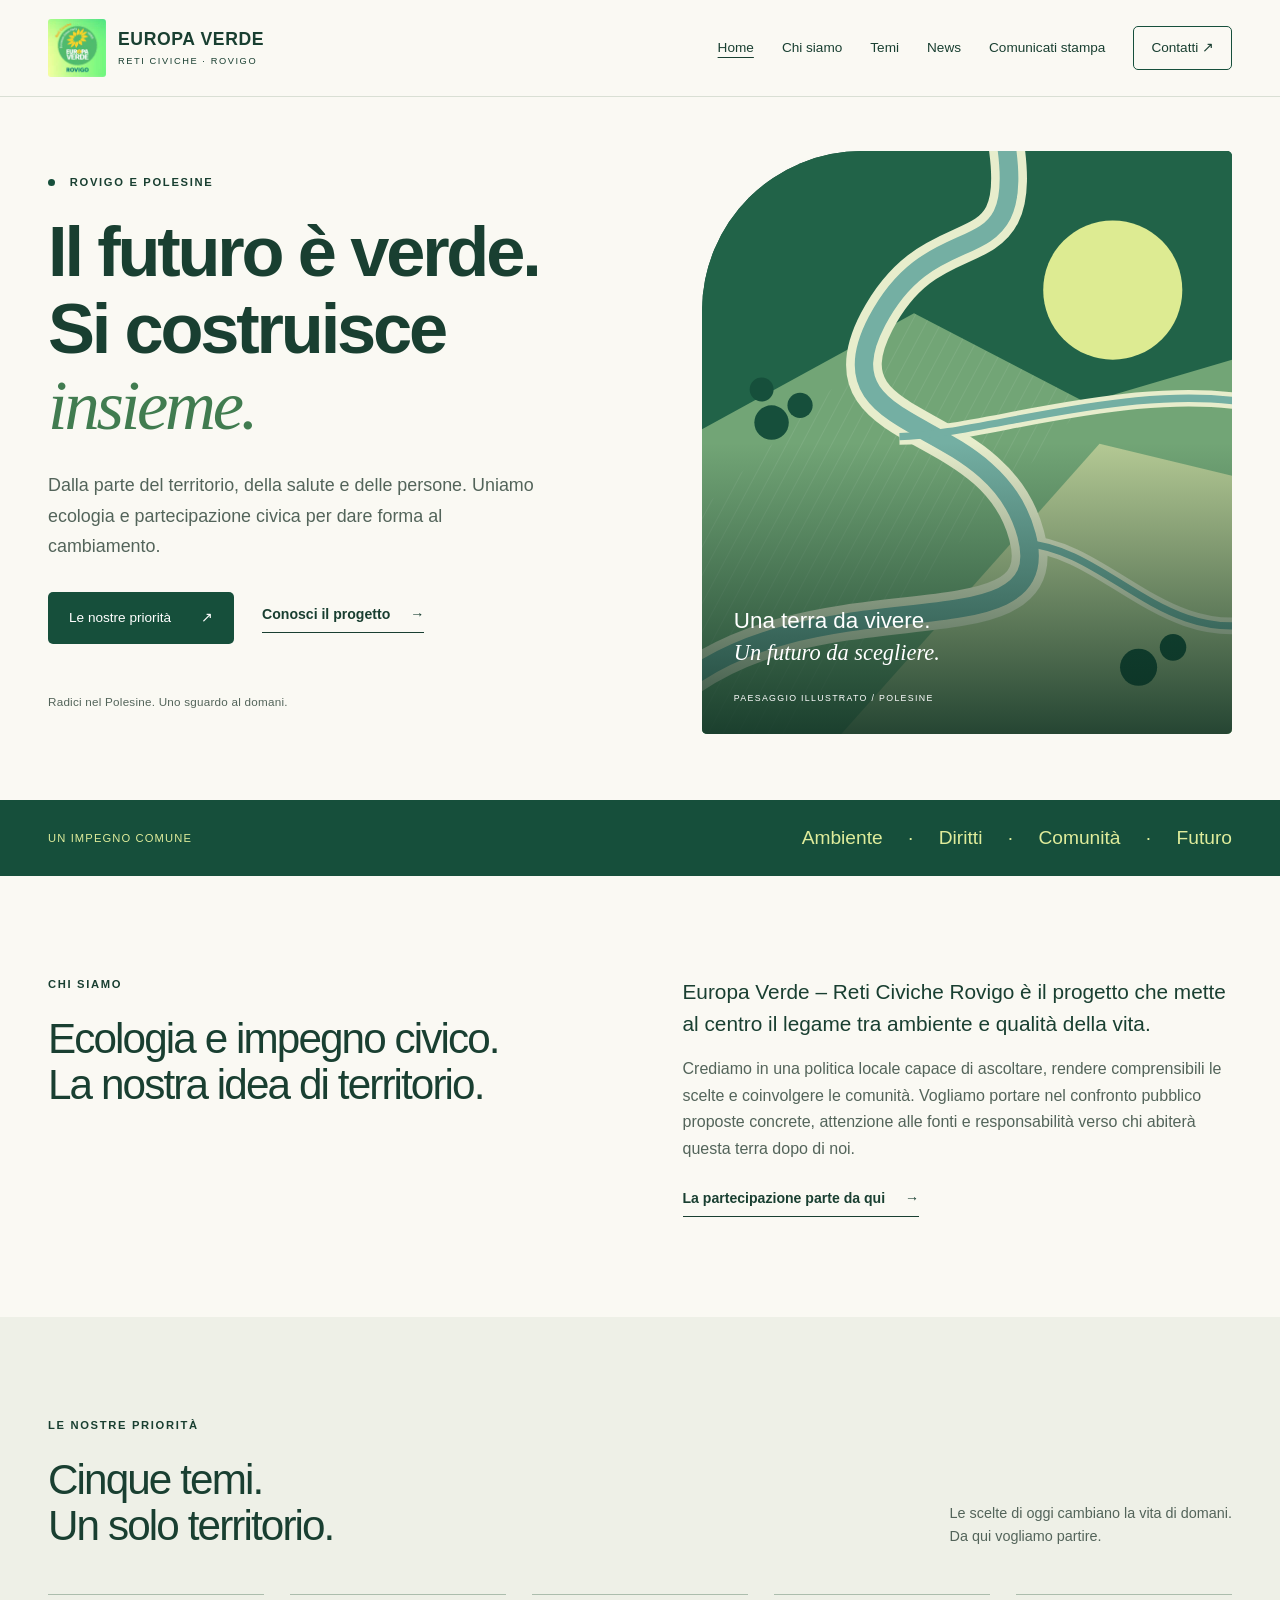
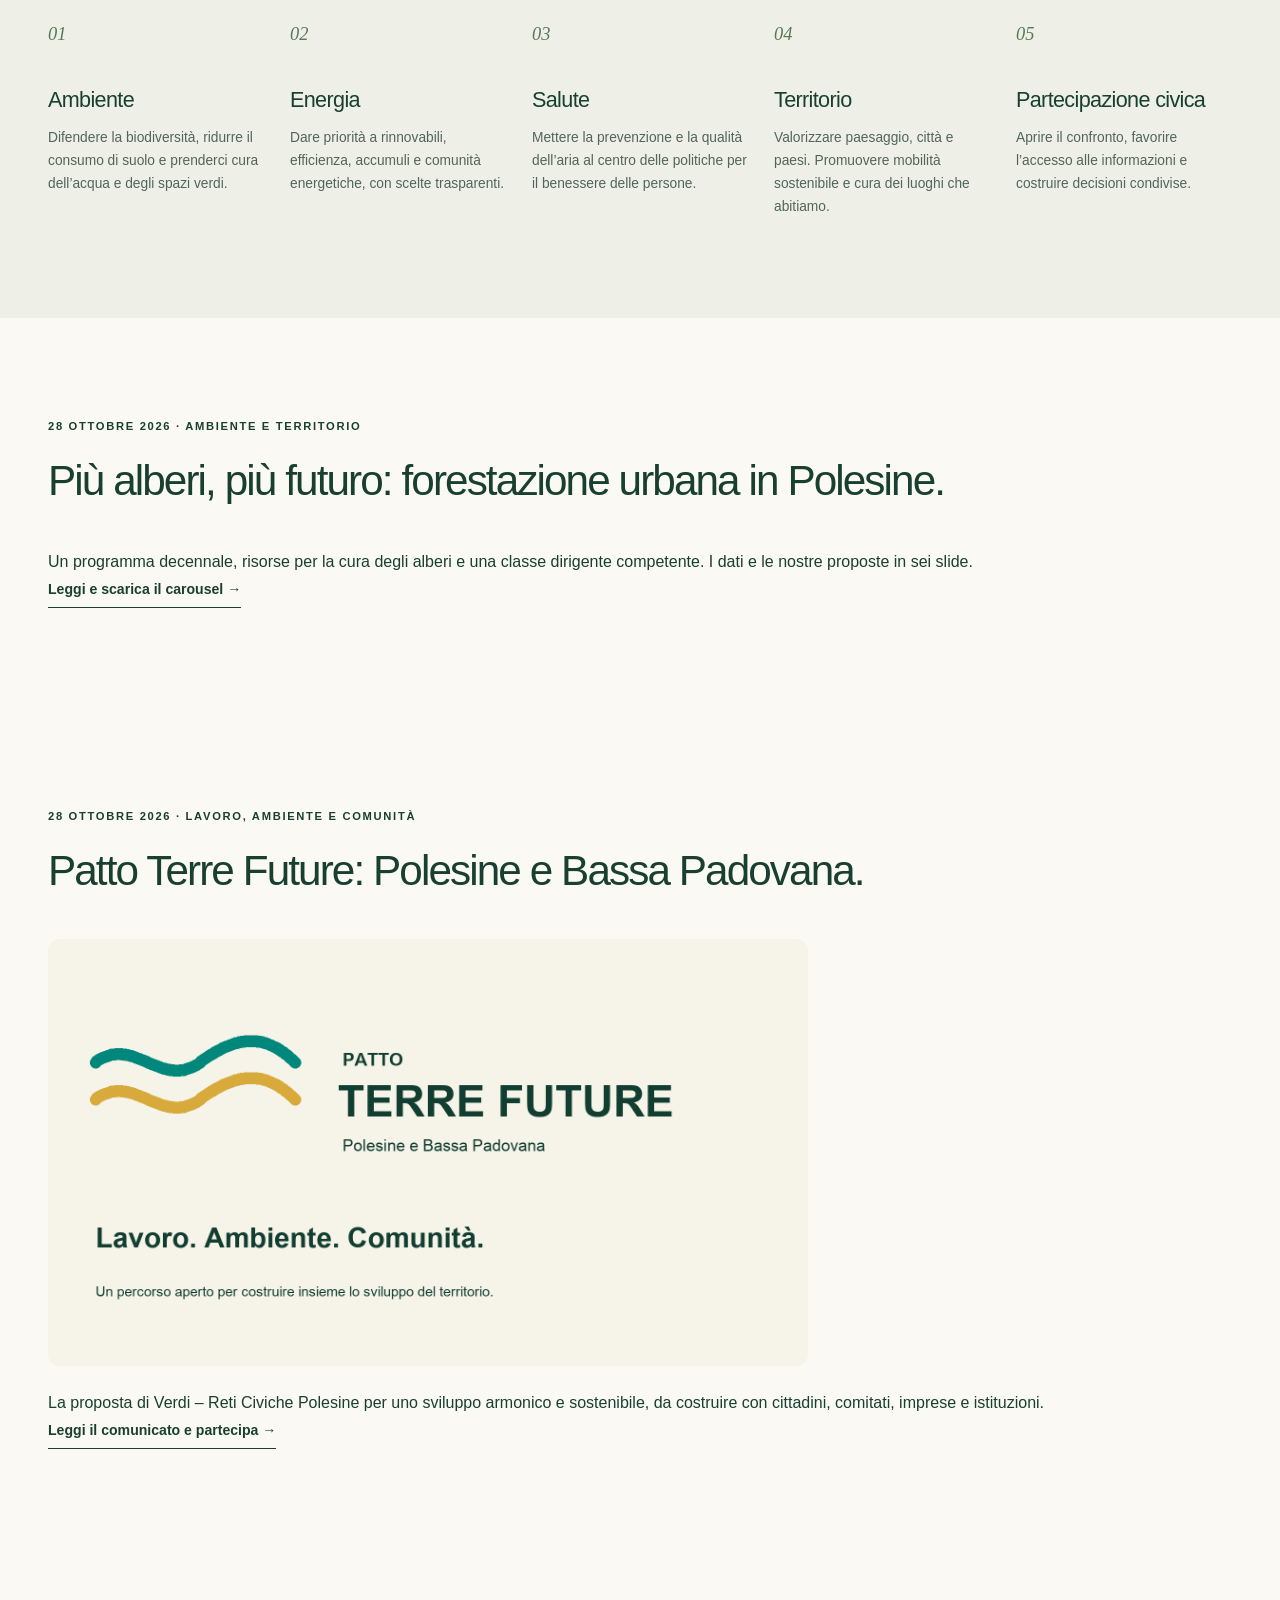
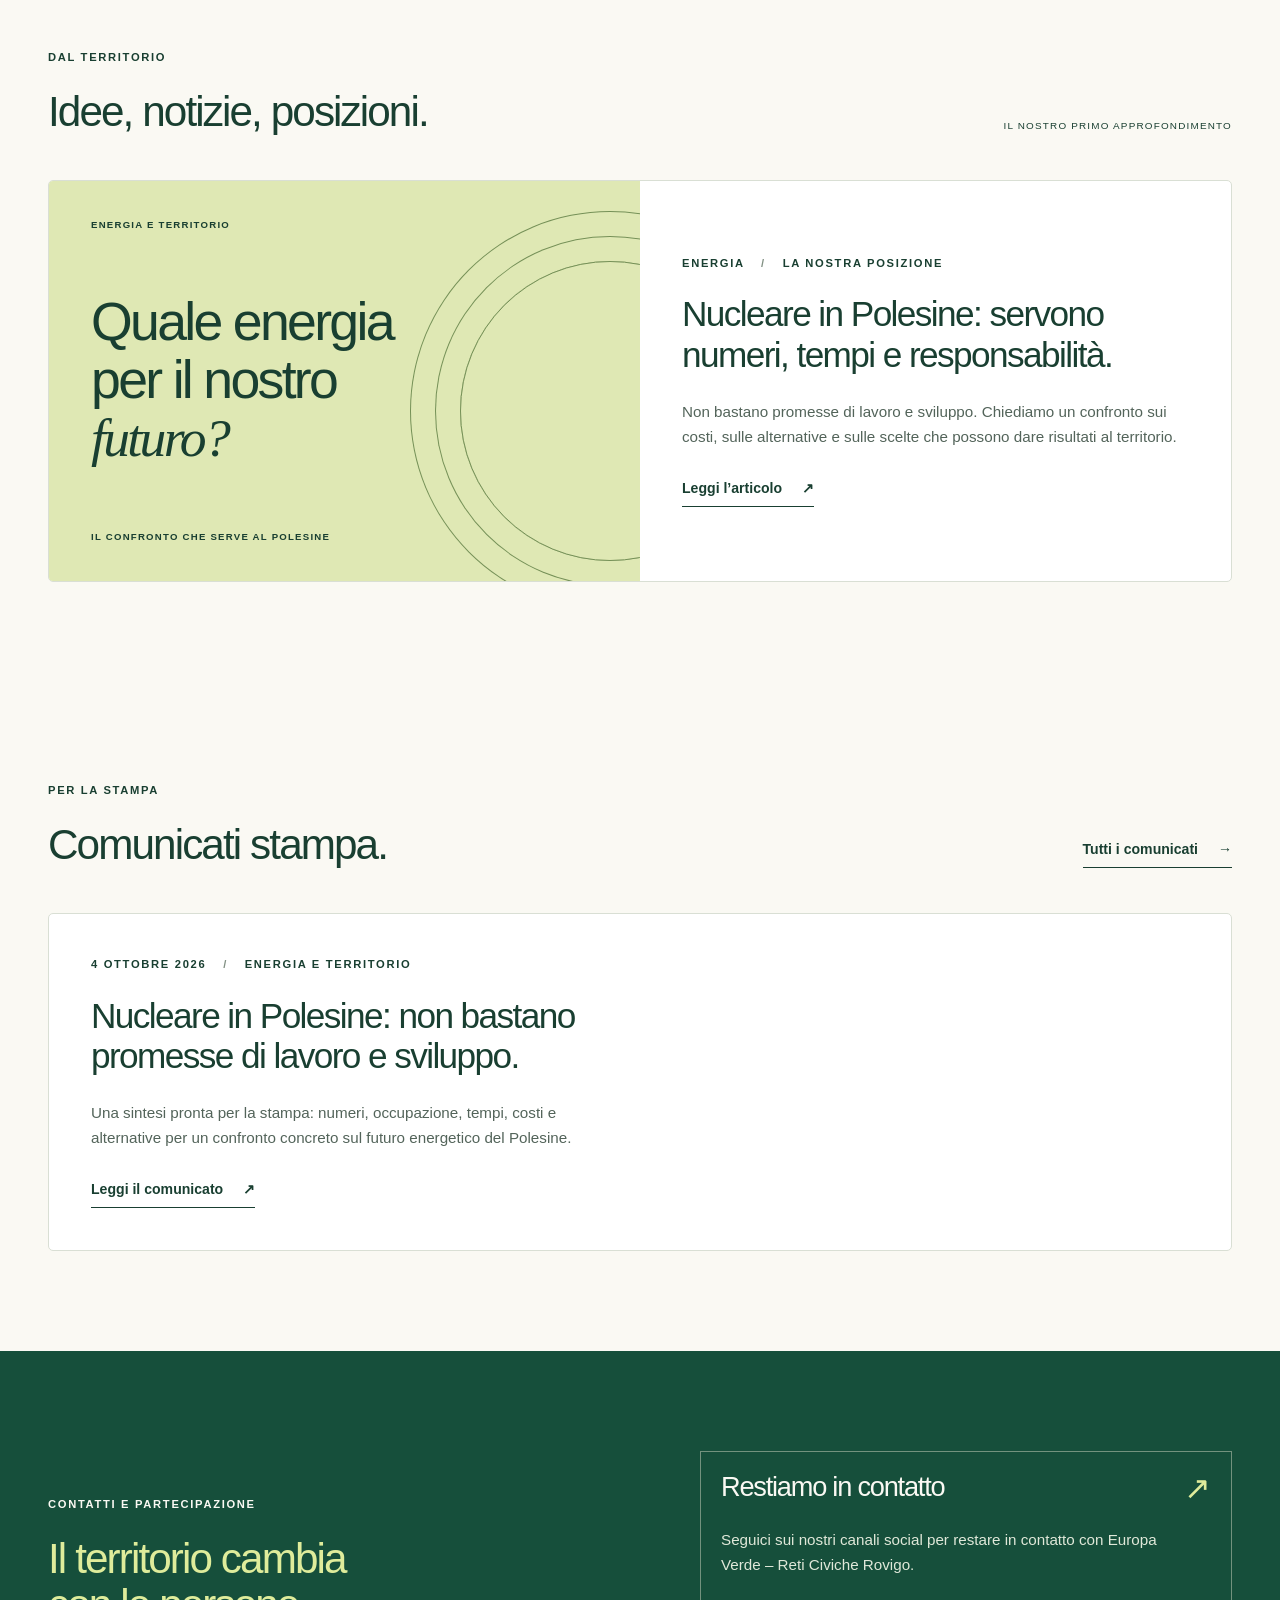
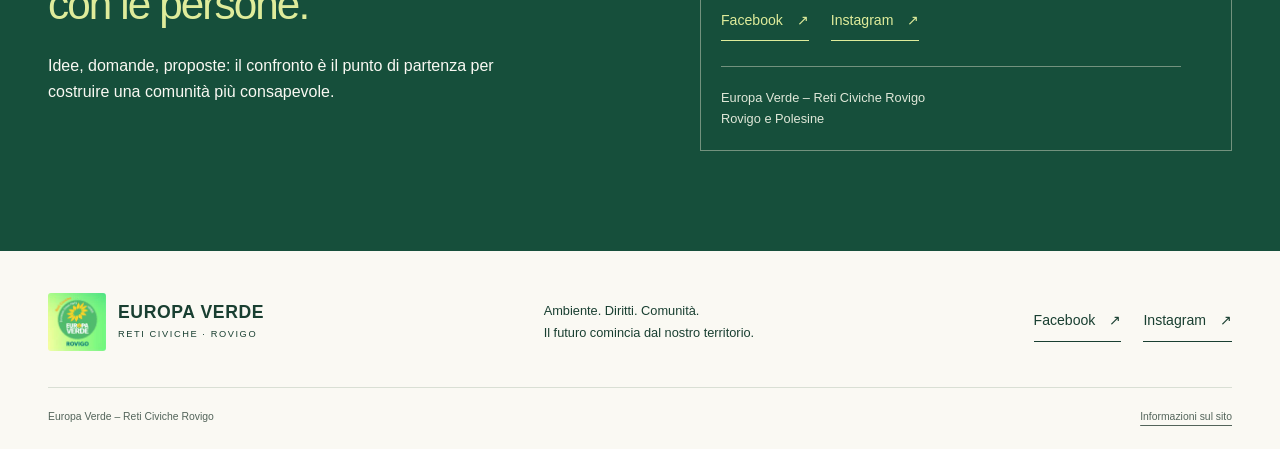
<file: index.html>
<!doctype html>
<html lang="it"><head><meta charset="utf-8"><meta name="viewport" content="width=device-width, initial-scale=1"><meta name="theme-color" content="#164f3b"><title>Europa Verde – Reti Civiche Rovigo</title><meta name="description" content="Ambiente, energia, salute, territorio e partecipazione civica. Idee e proposte per il futuro di Rovigo e del Polesine."><meta property="og:title" content="Europa Verde – Reti Civiche Rovigo"><meta property="og:description" content="Ambiente, energia, salute, territorio e partecipazione civica. Idee e proposte per il futuro di Rovigo e del Polesine."><meta property="og:locale" content="it_IT"><meta property="og:type" content="website"><link rel="icon" href="assets/img/logo-europa-verde-rovigo.jpg" type="image/jpeg"><link rel="stylesheet" href="assets/css/style.css"><script src="assets/js/main.js" defer></script></head><body><a class="skip" href="#contenuto">Salta al contenuto</a><header class="site-header"><div class="wrap header-inner"><a class="brand" href="index.html" aria-label="Europa Verde – Reti Civiche Rovigo, home"><img src="assets/img/logo-europa-verde-rovigo.jpg" width="48" height="48" alt=""><span>EUROPA VERDE<small>RETI CIVICHE · ROVIGO</small></span></a><button class="menu-toggle" type="button" aria-controls="menu" aria-expanded="false" hidden>Menu <span aria-hidden="true">☰</span></button><nav id="menu" aria-label="Navigazione principale"><a href="index.html" aria-current="page">Home</a><a href="#chi-siamo">Chi siamo</a><a href="#temi">Temi</a><a href="#news">News</a><a href="#comunicati">Comunicati stampa</a><a class="nav-contact" href="#contatti">Contatti <span aria-hidden="true">↗</span></a></nav></div></header><main id="contenuto"><section class="hero wrap" aria-labelledby="hero-title"><div class="hero-copy"><p class="eyebrow"><span class="dot"></span> ROVIGO E POLESINE</p><h1 id="hero-title">Il futuro è verde.<br> Si costruisce<br>  <em>insieme.</em></h1><p class="lead">Dalla parte del territorio, della salute e delle persone. Uniamo ecologia e partecipazione civica per dare forma al cambiamento.</p><div class="actions"><a class="button" href="#temi">Le nostre priorità <span aria-hidden="true">↗</span></a><a class="text-link" href="#chi-siamo">Conosci il progetto <span aria-hidden="true">→</span></a></div><p class="hero-note">Radici nel Polesine. Uno sguardo al domani.</p></div><figure class="hero-art"><img src="assets/img/polesine.svg" width="800" height="880" alt="Illustrazione astratta di campi e corsi d’acqua, ispirata al paesaggio polesano"><figcaption>Una terra da vivere.<br> <strong>Un futuro da scegliere.</strong><span>PAESAGGIO ILLUSTRATO / POLESINE</span></figcaption></figure></section><div class="values-band"><div class="wrap"><span>Un impegno comune</span><p>Ambiente <b>·</b> Diritti <b>·</b> Comunità <b>·</b> Futuro</p></div></div><section id="chi-siamo" class="wrap section about"><div><p class="eyebrow">CHI SIAMO</p><h2>Ecologia e impegno civico.<br> La nostra idea di territorio.</h2></div><div><p class="large-copy">Europa Verde – Reti Civiche Rovigo è il progetto che mette al centro il legame tra ambiente e qualità della vita.</p><p>Crediamo in una politica locale capace di ascoltare, rendere comprensibili le scelte e coinvolgere le comunità. Vogliamo portare nel confronto pubblico proposte concrete, attenzione alle fonti e responsabilità verso chi abiterà questa terra dopo di noi.</p><a class="text-link" href="#contatti">La partecipazione parte da qui <span aria-hidden="true">→</span></a></div></section><section id="temi" class="themes section"><div class="wrap"><div class="section-heading"><div><p class="eyebrow">LE NOSTRE PRIORITÀ</p><h2>Cinque temi.<br> Un solo territorio.</h2></div><p>Le scelte di oggi cambiano la vita di domani.<br> Da qui vogliamo partire.</p></div><div class="theme-grid"><article class="theme"><span class="theme-number">01</span><h3>Ambiente</h3><p>Difendere la biodiversità, ridurre il consumo di suolo e prenderci cura dell’acqua e degli spazi verdi.</p></article><article class="theme"><span class="theme-number">02</span><h3>Energia</h3><p>Dare priorità a rinnovabili, efficienza, accumuli e comunità energetiche, con scelte trasparenti.</p></article><article class="theme"><span class="theme-number">03</span><h3>Salute</h3><p>Mettere la prevenzione e la qualità dell’aria al centro delle politiche per il benessere delle persone.</p></article><article class="theme"><span class="theme-number">04</span><h3>Territorio</h3><p>Valorizzare paesaggio, città e paesi. Promuovere mobilità sostenibile e cura dei luoghi che abitiamo.</p></article><article class="theme"><span class="theme-number">05</span><h3>Partecipazione civica</h3><p>Aprire il confronto, favorire l’accesso alle informazioni e costruire decisioni condivise.</p></article></div></div></section><section class="wrap section"><div class="section-heading"><div><p class="eyebrow">28 OTTOBRE 2026 · AMBIENTE E TERRITORIO</p><h2>Più alberi, più futuro: forestazione urbana in Polesine.</h2></div></div><p>Un programma decennale, risorse per la cura degli alberi e una classe dirigente competente. I dati e le nostre proposte in sei slide.</p><a class="text-link" href="forestazione-urbana.html">Leggi e scarica il carousel →</a></section><section class="wrap section"><div class="section-heading"><div><p class="eyebrow">28 OTTOBRE 2026 · LAVORO, AMBIENTE E COMUNITÀ</p><h2>Patto Terre Future: Polesine e Bassa Padovana.</h2></div></div><a href="patto-terre-future.html"><img src="patto-terre-future.png" width="1600" height="900" loading="lazy" style="width:100%;max-width:760px;height:auto;border-radius:12px;margin-bottom:24px" alt="Patto Terre Future: lavoro, ambiente, comunità"></a><p>La proposta di Verdi – Reti Civiche Polesine per uno sviluppo armonico e sostenibile, da costruire con cittadini, comitati, imprese e istituzioni.</p><a class="text-link" href="patto-terre-future.html">Leggi il comunicato e partecipa →</a></section><section id="news" class="wrap section"><div class="section-heading"><div><p class="eyebrow">DAL TERRITORIO</p><h2>Idee, notizie, posizioni.</h2></div><span class="section-label">IL NOSTRO PRIMO APPROFONDIMENTO</span></div><article class="news-feature"><div class="news-visual" aria-hidden="true"><span>ENERGIA E TERRITORIO</span><p>Quale energia<br> per il nostro<br> <em>futuro?</em></p><div class="orb"></div><span>IL CONFRONTO CHE SERVE AL POLESINE</span></div><div class="news-copy"><p class="eyebrow">ENERGIA <span class="separator">/</span> LA NOSTRA POSIZIONE</p><h3><a href="article-nucleare.html">Nucleare in Polesine: servono numeri, tempi e responsabilità.</a></h3><p>Non bastano promesse di lavoro e sviluppo. Chiediamo un confronto sui costi, sulle alternative e sulle scelte che possono dare risultati al territorio.</p><a class="text-link" href="article-nucleare.html">Leggi l’articolo <span aria-hidden="true">↗</span></a></div></article></section><section id="comunicati" class="wrap section"><div class="section-heading"><div><p class="eyebrow">PER LA STAMPA</p><h2>Comunicati stampa.</h2></div><a class="text-link" href="comunicati-stampa.html">Tutti i comunicati <span aria-hidden="true">→</span></a></div><article class="news-feature"><div class="news-copy"><p class="eyebrow">4 OTTOBRE 2026 <span class="separator">/</span> ENERGIA E TERRITORIO</p><h3><a href="comunicati-stampa.html">Nucleare in Polesine: non bastano promesse di lavoro e sviluppo.</a></h3><p>Una sintesi pronta per la stampa: numeri, occupazione, tempi, costi e alternative per un confronto concreto sul futuro energetico del Polesine.</p><a class="text-link" href="comunicati-stampa.html">Leggi il comunicato <span aria-hidden="true">↗</span></a></article></section><section id="contatti" class="contact section"><div class="wrap contact-inner"><div><p class="eyebrow">CONTATTI E PARTECIPAZIONE</p><h2>Il territorio cambia<br> con le persone.</h2><p>Idee, domande, proposte: il confronto è il punto di partenza per costruire una comunità più consapevole.</p></div><div class="contact-panel"><span class="contact-symbol" aria-hidden="true">↗</span><h3>Restiamo in contatto</h3><p>Seguici sui nostri canali social per restare in contatto con Europa Verde – Reti Civiche Rovigo.</p><nav class="social-links" aria-label="Canali social"><a href="https://www.facebook.com/VerdiRetiCivichePolesine">Facebook <span aria-hidden="true">↗</span></a><a href="https://www.instagram.com/verdi_reticiviche/">Instagram <span aria-hidden="true">↗</span></a></nav><p class="small">Europa Verde – Reti Civiche Rovigo<br> Rovigo e Polesine</p></div></div></section></main><footer class="site-footer"><div class="wrap footer-top"><a class="brand" href="index.html"><img src="assets/img/logo-europa-verde-rovigo.jpg" width="42" height="42" alt=""><span>EUROPA VERDE<small>RETI CIVICHE · ROVIGO</small></span></a><p>Ambiente. Diritti. Comunità.<br> Il futuro comincia dal nostro territorio.</p><nav class="social-links" aria-label="Canali social"><a href="https://www.facebook.com/VerdiRetiCivichePolesine">Facebook <span aria-hidden="true">↗</span></a><a href="https://www.instagram.com/verdi_reticiviche/">Instagram <span aria-hidden="true">↗</span></a></nav></div><div class="wrap footer-bottom"><span>Europa Verde – Reti Civiche Rovigo</span><span><a href="privacy.html">Informazioni sul sito</a></span></div></footer></body></html>
</file>
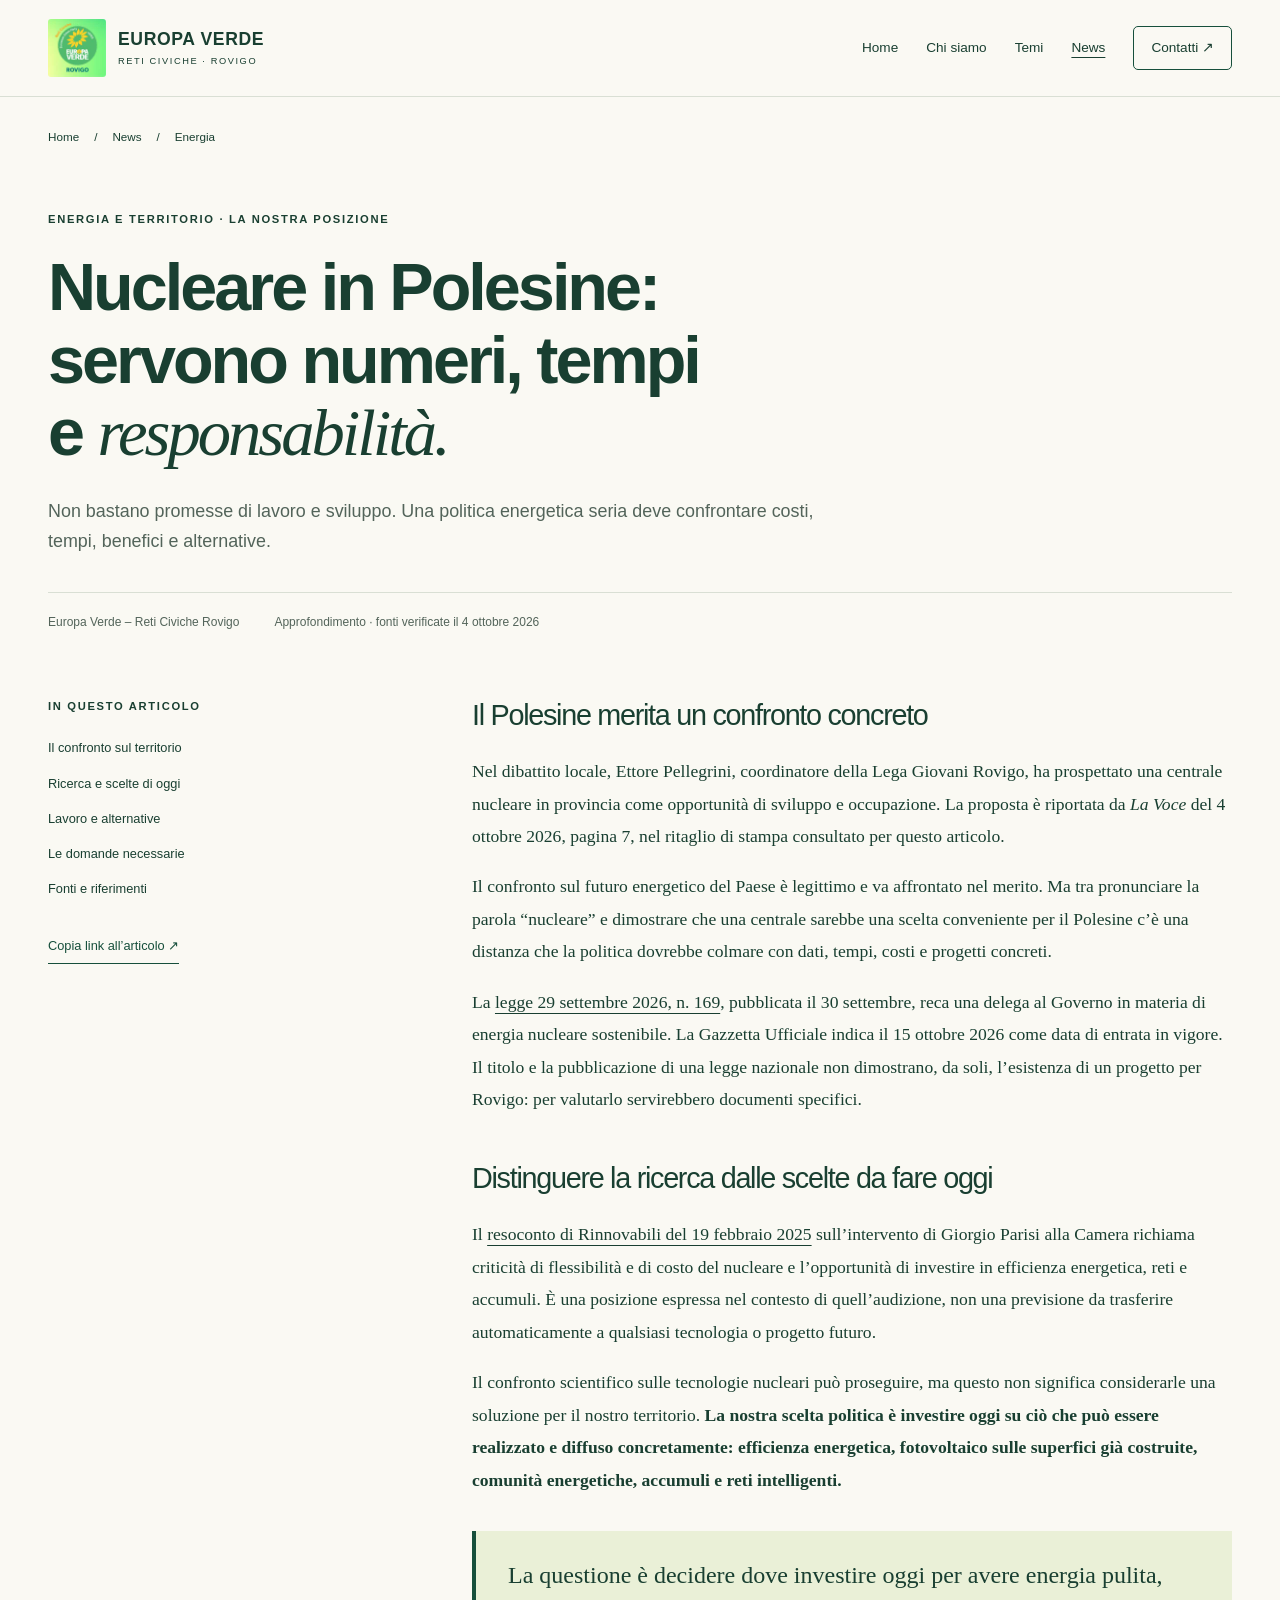
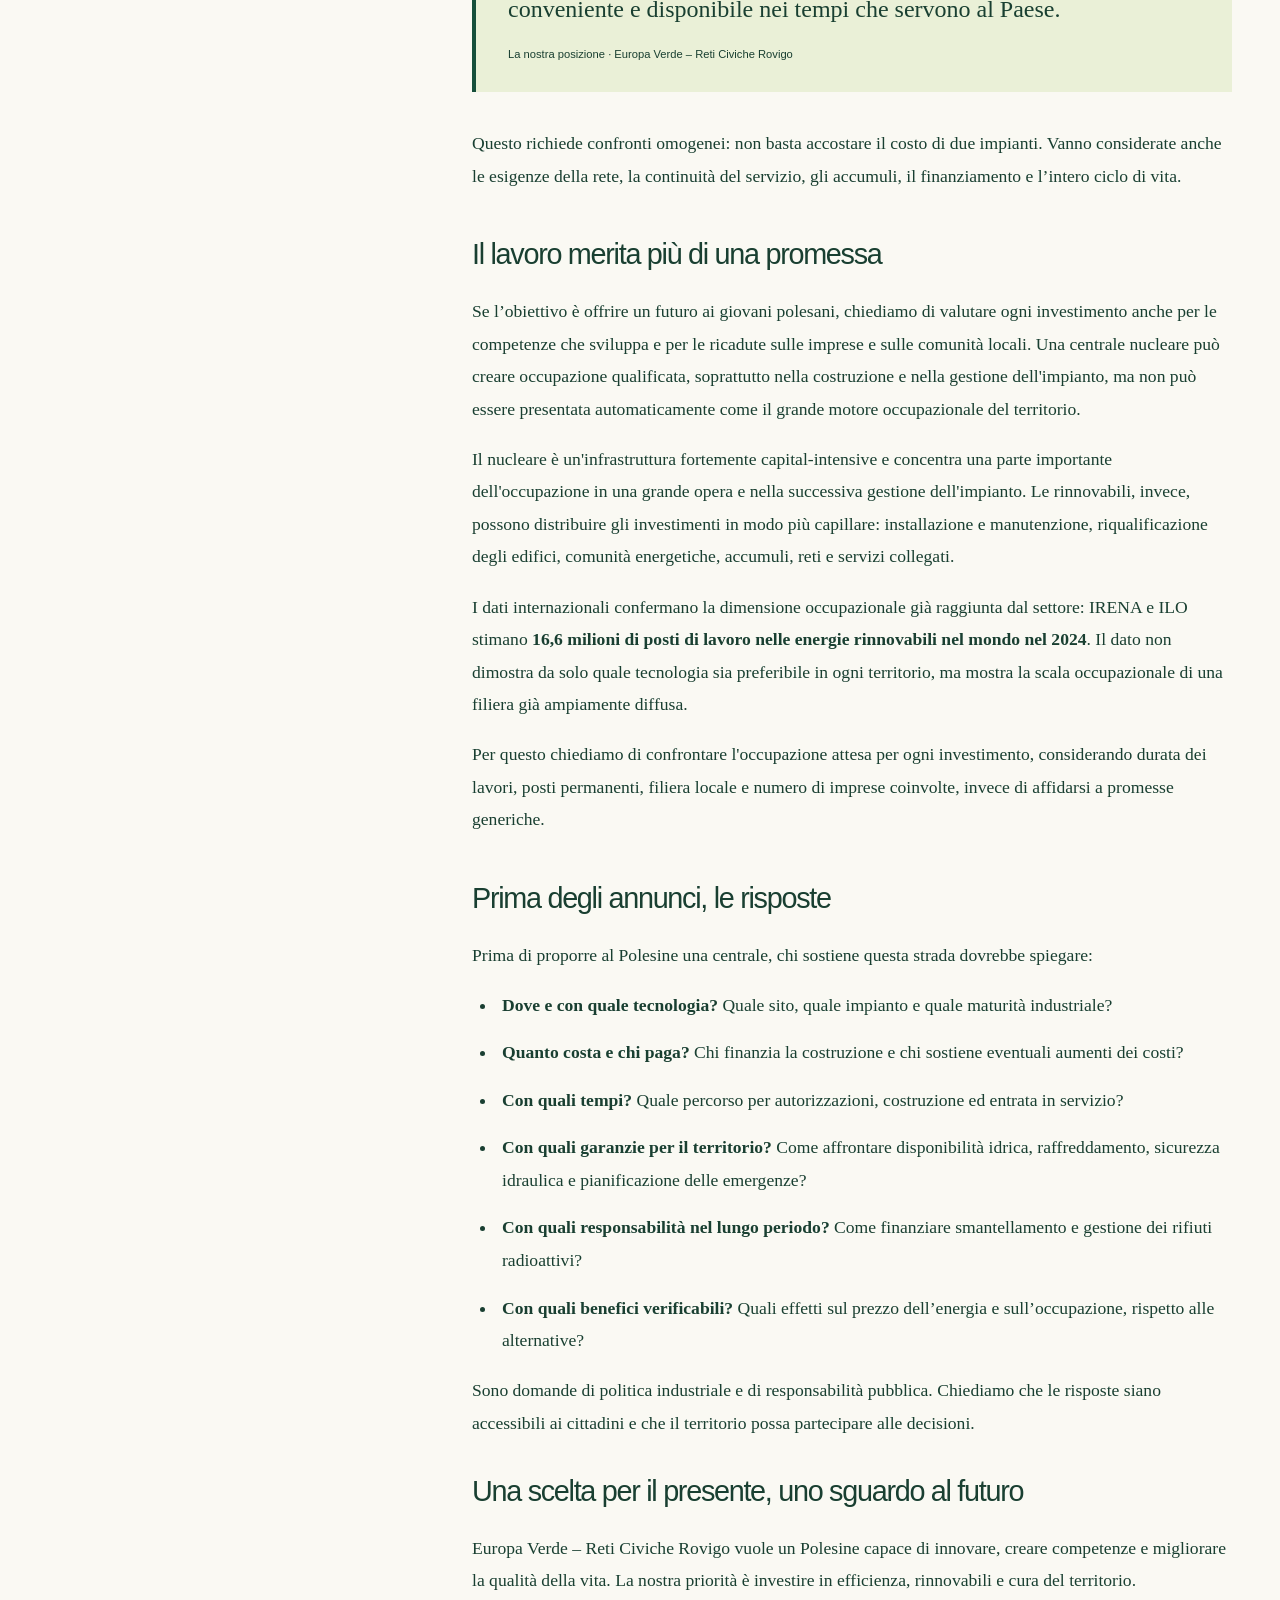
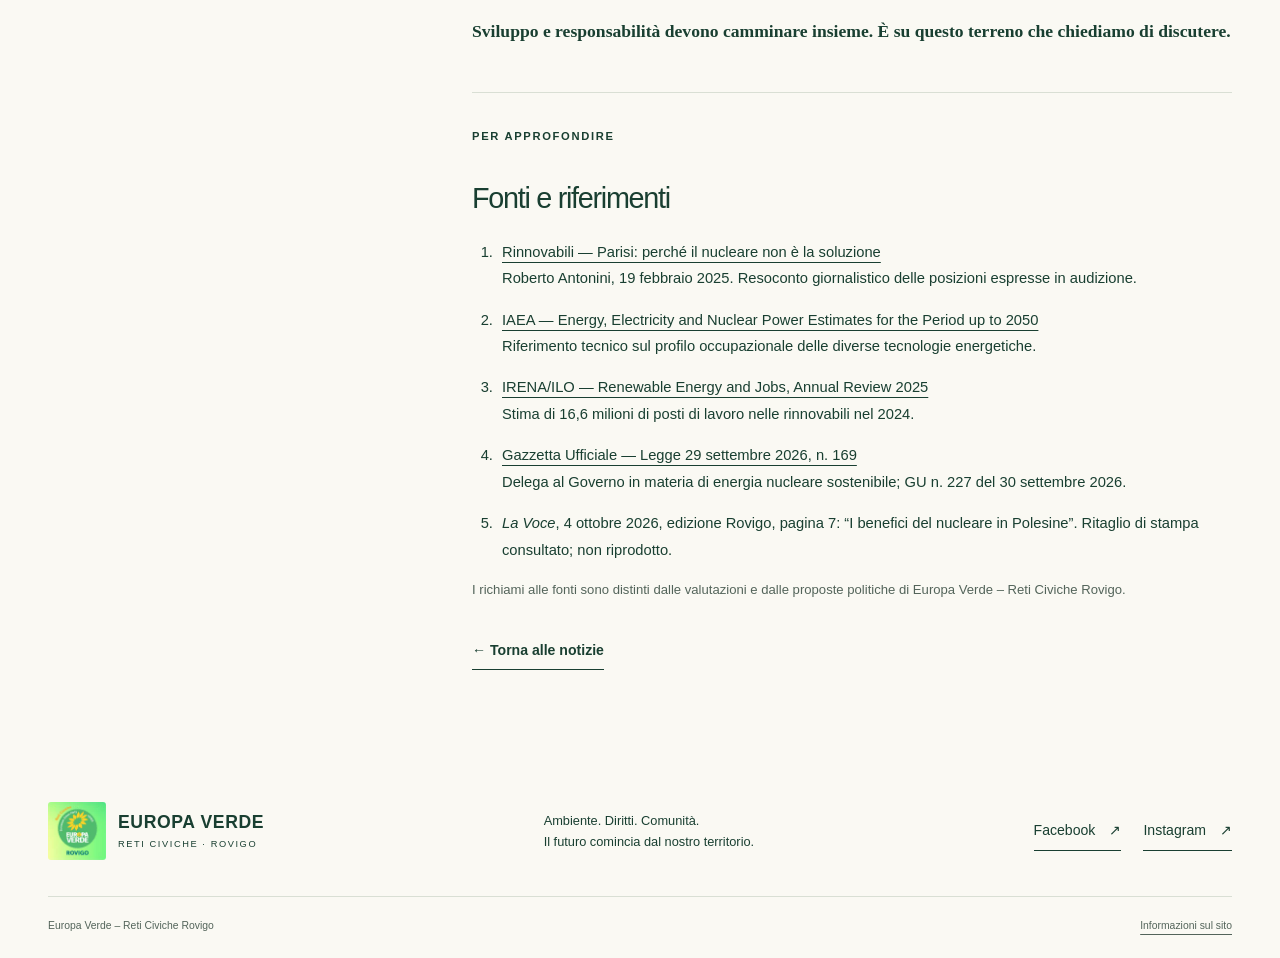
<file: article-nucleare.html>
<!doctype html>
<html lang="it"><head><meta charset="utf-8"><meta name="viewport" content="width=device-width, initial-scale=1"><meta name="theme-color" content="#164f3b"><title>Nucleare in Polesine: numeri, tempi e responsabilità | Europa Verde Rovigo</title><meta name="description" content="La posizione di Europa Verde – Reti Civiche Rovigo: un confronto sul nucleare basato su costi, tempi, alternative e responsabilità, con fonti consultabili."><meta property="og:title" content="Nucleare in Polesine: numeri, tempi e responsabilità | Europa Verde Rovigo"><meta property="og:description" content="La posizione di Europa Verde – Reti Civiche Rovigo: un confronto sul nucleare basato su costi, tempi, alternative e responsabilità, con fonti consultabili."><meta property="og:locale" content="it_IT"><meta property="og:type" content="article"><link rel="icon" href="assets/img/logo-europa-verde-rovigo.jpg" type="image/jpeg"><link rel="stylesheet" href="assets/css/style.css"><script src="assets/js/main.js" defer></script></head><body><a class="skip" href="#contenuto">Salta al contenuto</a><header class="site-header"><div class="wrap header-inner"><a class="brand" href="index.html" aria-label="Europa Verde – Reti Civiche Rovigo, home"><img src="assets/img/logo-europa-verde-rovigo.jpg" width="48" height="48" alt=""><span>EUROPA VERDE<small>RETI CIVICHE · ROVIGO</small></span></a><button class="menu-toggle" type="button" aria-controls="menu" aria-expanded="false" hidden>Menu <span aria-hidden="true">☰</span></button><nav id="menu" aria-label="Navigazione principale"><a href="index.html">Home</a><a href="index.html#chi-siamo">Chi siamo</a><a href="index.html#temi">Temi</a><a href="index.html#news" aria-current="location">News</a><a class="nav-contact" href="index.html#contatti">Contatti <span aria-hidden="true">↗</span></a></nav></div></header><main id="contenuto"><div class="wrap breadcrumb"><a href="index.html">Home</a><span aria-hidden="true">/</span><a href="index.html#news">News</a><span aria-hidden="true">/</span><span>Energia</span></div><article><header class="article-header wrap"><p class="eyebrow">ENERGIA E TERRITORIO · LA NOSTRA POSIZIONE</p><h1>Nucleare in Polesine:<br> servono numeri, tempi<br> e <em>responsabilità.</em></h1><p class="lead">Non bastano promesse di lavoro e sviluppo. Una politica energetica seria deve confrontare costi, tempi, benefici e alternative.</p><div class="article-meta"><span>Europa Verde – Reti Civiche Rovigo</span><span>Approfondimento · fonti verificate il 4 ottobre 2026</span></div></header><div class="wrap article-layout"><aside class="article-aside"><p class="eyebrow">IN QUESTO ARTICOLO</p><nav aria-label="Indice dell’articolo"><a href="#confronto">Il confronto sul territorio</a><a href="#ricerca">Ricerca e scelte di oggi</a><a href="#lavoro">Lavoro e alternative</a><a href="#domande">Le domande necessarie</a><a href="#fonti">Fonti e riferimenti</a></nav><button type="button" class="copy-link" hidden>Copia link all’articolo ↗</button><p id="copy-status" class="small" role="status"></p></aside><div class="article-body"><section id="confronto"><h2>Il Polesine merita un confronto concreto</h2><p>Nel dibattito locale, Ettore Pellegrini, coordinatore della Lega Giovani Rovigo, ha prospettato una centrale nucleare in provincia come opportunità di sviluppo e occupazione. La proposta è riportata da <cite>La Voce</cite> del 4 ottobre 2026, pagina 7, nel ritaglio di stampa consultato per questo articolo.</p><p>Il confronto sul futuro energetico del Paese è legittimo e va affrontato nel merito. Ma tra pronunciare la parola “nucleare” e dimostrare che una centrale sarebbe una scelta conveniente per il Polesine c’è una distanza che la politica dovrebbe colmare con dati, tempi, costi e progetti concreti.</p><p>La <a href="https://www.gazzettaufficiale.it/eli/id/2026/09/30/26G00189/sg">legge 29 settembre 2026, n. 169</a>, pubblicata il 30 settembre, reca una delega al Governo in materia di energia nucleare sostenibile. La Gazzetta Ufficiale indica il 15 ottobre 2026 come data di entrata in vigore. Il titolo e la pubblicazione di una legge nazionale non dimostrano, da soli, l’esistenza di un progetto per Rovigo: per valutarlo servirebbero documenti specifici.</p></section><section id="ricerca"><h2>Distinguere la ricerca dalle scelte da fare oggi</h2><p>Il <a href="https://www.rinnovabili.it/mercato/politiche-e-normativa/parisi-nucleare-non-soluzione/">resoconto di Rinnovabili del 19 febbraio 2025</a> sull’intervento di Giorgio Parisi alla Camera richiama criticità di flessibilità e di costo del nucleare e l’opportunità di investire in efficienza energetica, reti e accumuli. È una posizione espressa nel contesto di quell’audizione, non una previsione da trasferire automaticamente a qualsiasi tecnologia o progetto futuro.</p><p>Il confronto scientifico sulle tecnologie nucleari può proseguire, ma questo non significa considerarle una soluzione per il nostro territorio. <strong>La nostra scelta politica è investire oggi su ciò che può essere realizzato e diffuso concretamente: efficienza energetica, fotovoltaico sulle superfici già costruite, comunità energetiche, accumuli e reti intelligenti.</strong></p><blockquote><p>La questione è decidere dove investire oggi per avere energia pulita, conveniente e disponibile nei tempi che servono al Paese.</p><cite>La nostra posizione · Europa Verde – Reti Civiche Rovigo</cite></blockquote><p>Questo richiede confronti omogenei: non basta accostare il costo di due impianti. Vanno considerate anche le esigenze della rete, la continuità del servizio, gli accumuli, il finanziamento e l’intero ciclo di vita.</p></section><section id="lavoro"><h2>Il lavoro merita più di una promessa</h2><p>Se l’obiettivo è offrire un futuro ai giovani polesani, chiediamo di valutare ogni investimento anche per le competenze che sviluppa e per le ricadute sulle imprese e sulle comunità locali. Una centrale nucleare può creare occupazione qualificata, soprattutto nella costruzione e nella gestione dell'impianto, ma non può essere presentata automaticamente come il grande motore occupazionale del territorio.</p><p>Il nucleare è un'infrastruttura fortemente capital-intensive e concentra una parte importante dell'occupazione in una grande opera e nella successiva gestione dell'impianto. Le rinnovabili, invece, possono distribuire gli investimenti in modo più capillare: installazione e manutenzione, riqualificazione degli edifici, comunità energetiche, accumuli, reti e servizi collegati.</p><p>I dati internazionali confermano la dimensione occupazionale già raggiunta dal settore: IRENA e ILO stimano <strong>16,6 milioni di posti di lavoro nelle energie rinnovabili nel mondo nel 2024</strong>. Il dato non dimostra da solo quale tecnologia sia preferibile in ogni territorio, ma mostra la scala occupazionale di una filiera già ampiamente diffusa.</p><p>Per questo chiediamo di confrontare l'occupazione attesa per ogni investimento, considerando durata dei lavori, posti permanenti, filiera locale e numero di imprese coinvolte, invece di affidarsi a promesse generiche.</p></section><section id="domande"><h2>Prima degli annunci, le risposte</h2><p>Prima di proporre al Polesine una centrale, chi sostiene questa strada dovrebbe spiegare:</p><ul><li><strong>Dove e con quale tecnologia?</strong> Quale sito, quale impianto e quale maturità industriale?</li><li><strong>Quanto costa e chi paga?</strong> Chi finanzia la costruzione e chi sostiene eventuali aumenti dei costi?</li><li><strong>Con quali tempi?</strong> Quale percorso per autorizzazioni, costruzione ed entrata in servizio?</li><li><strong>Con quali garanzie per il territorio?</strong> Come affrontare disponibilità idrica, raffreddamento, sicurezza idraulica e pianificazione delle emergenze?</li><li><strong>Con quali responsabilità nel lungo periodo?</strong> Come finanziare smantellamento e gestione dei rifiuti radioattivi?</li><li><strong>Con quali benefici verificabili?</strong> Quali effetti sul prezzo dell’energia e sull’occupazione, rispetto alle alternative?</li></ul><p>Sono domande di politica industriale e di responsabilità pubblica. Chiediamo che le risposte siano accessibili ai cittadini e che il territorio possa partecipare alle decisioni.</p><h2>Una scelta per il presente, uno sguardo al futuro</h2><p>Europa Verde – Reti Civiche Rovigo vuole un Polesine capace di innovare, creare competenze e migliorare la qualità della vita. La nostra priorità è investire in efficienza, rinnovabili e cura del territorio.</p><p><strong>Sviluppo e responsabilità devono camminare insieme. È su questo terreno che chiediamo di discutere.</strong></p></section><section id="fonti" class="sources"><p class="eyebrow">PER APPROFONDIRE</p><h2>Fonti e riferimenti</h2><ol><li><a href="https://www.rinnovabili.it/mercato/politiche-e-normativa/parisi-nucleare-non-soluzione/">Rinnovabili — Parisi: perché il nucleare non è la soluzione</a><br> Roberto Antonini, 19 febbraio 2025. Resoconto giornalistico delle posizioni espresse in audizione.</li><li><a href="https://www-pub.iaea.org/MTCD/Publications/PDF/TE-2014web.pdf">IAEA — Energy, Electricity and Nuclear Power Estimates for the Period up to 2050</a><br> Riferimento tecnico sul profilo occupazionale delle diverse tecnologie energetiche.</li><li><a href="https://www.irena.org/Publications/2026/Jan/Renewable-energy-and-jobs-Annual-review-2025">IRENA/ILO — Renewable Energy and Jobs, Annual Review 2025</a><br> Stima di 16,6 milioni di posti di lavoro nelle rinnovabili nel 2024.</li><li><a href="https://www.gazzettaufficiale.it/eli/id/2026/09/30/26G00189/sg">Gazzetta Ufficiale — Legge 29 settembre 2026, n. 169</a><br> Delega al Governo in materia di energia nucleare sostenibile; GU n. 227 del 30 settembre 2026.</li><li><cite>La Voce</cite>, 4 ottobre 2026, edizione Rovigo, pagina 7: “I benefici del nucleare in Polesine”. Ritaglio di stampa consultato; non riprodotto.</li></ol><p class="small">I richiami alle fonti sono distinti dalle valutazioni e dalle proposte politiche di Europa Verde – Reti Civiche Rovigo.</p></section><a class="text-link back-link" href="index.html#news">← Torna alle notizie</a></div></div></article></main><footer class="site-footer"><div class="wrap footer-top"><a class="brand" href="index.html"><img src="assets/img/logo-europa-verde-rovigo.jpg" width="42" height="42" alt=""><span>EUROPA VERDE<small>RETI CIVICHE · ROVIGO</small></span></a><p>Ambiente. Diritti. Comunità.<br> Il futuro comincia dal nostro territorio.</p><nav class="social-links" aria-label="Canali social"><a href="https://www.facebook.com/VerdiRetiCivichePolesine">Facebook <span aria-hidden="true">↗</span></a><a href="https://www.instagram.com/verdi_reticiviche/">Instagram <span aria-hidden="true">↗</span></a></nav></div><div class="wrap footer-bottom"><span>Europa Verde – Reti Civiche Rovigo</span><span><a href="privacy.html">Informazioni sul sito</a></span></div></footer></body></html>
</file>
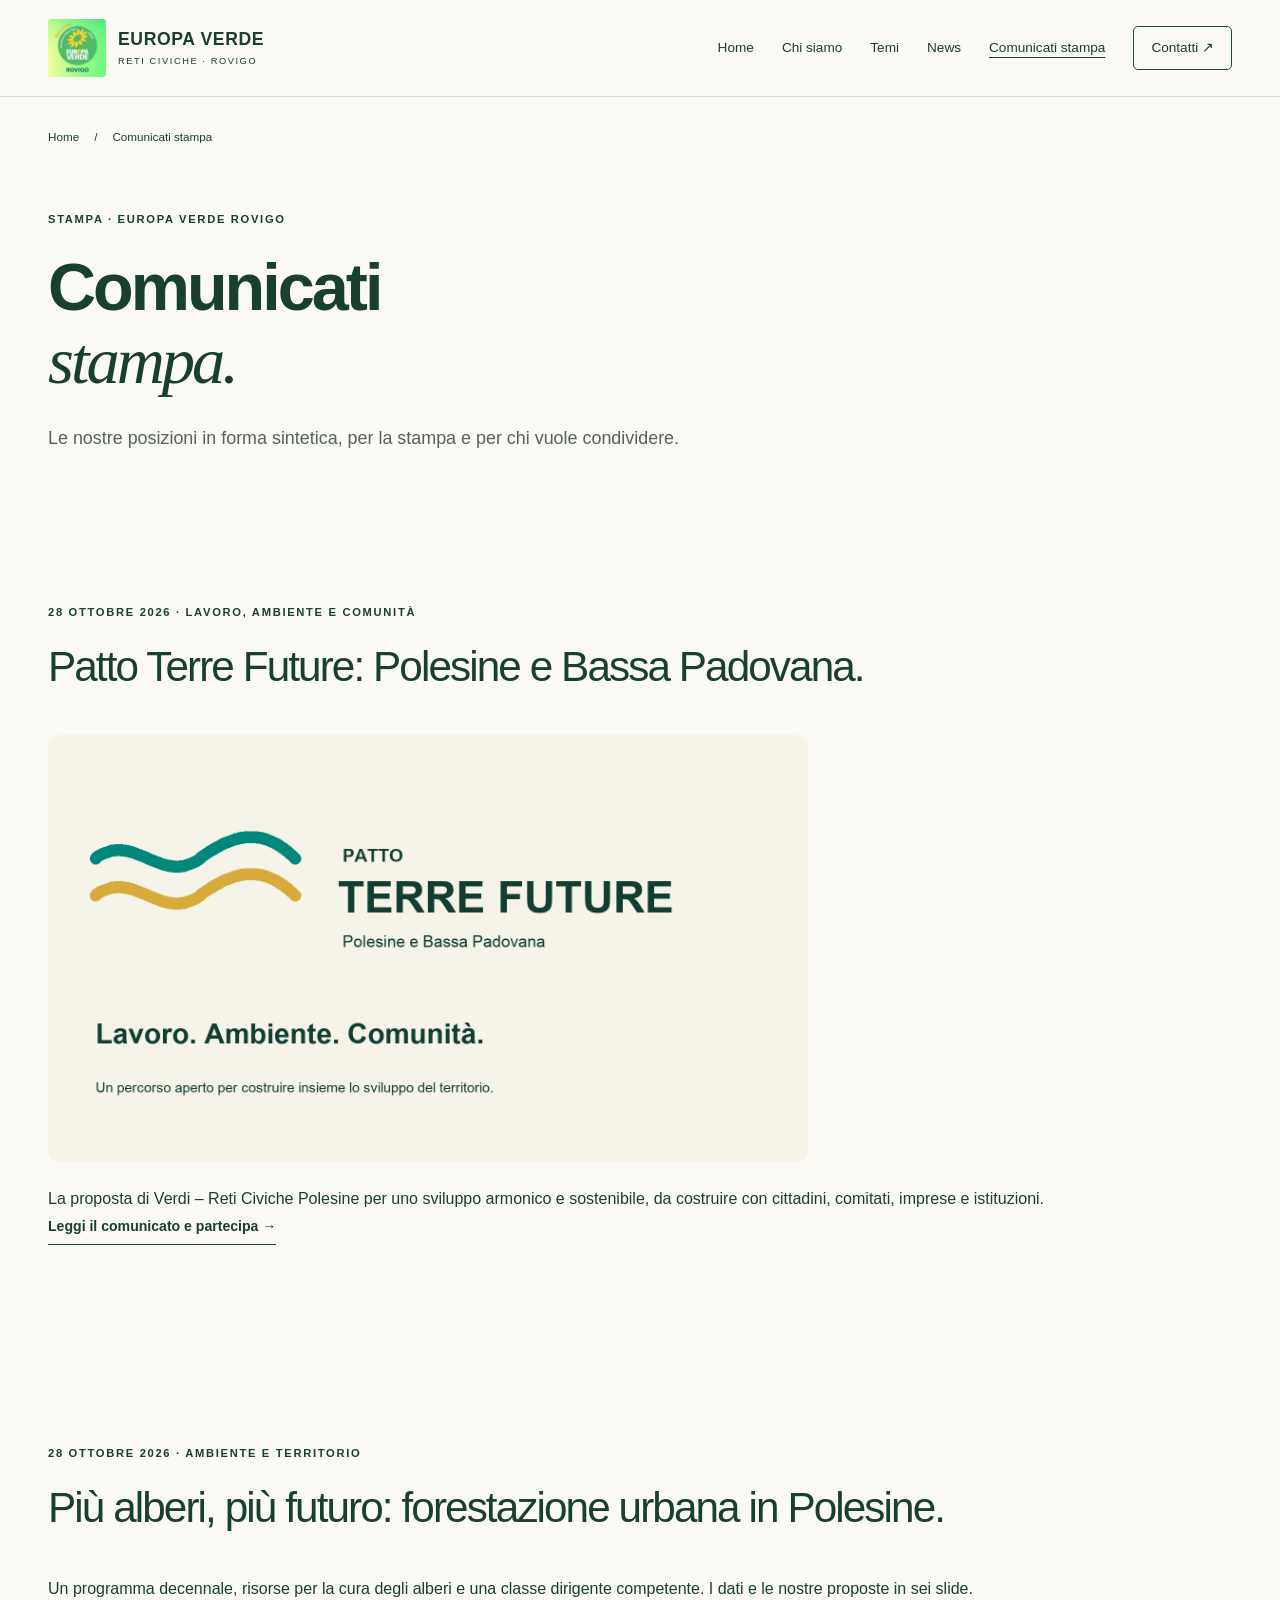
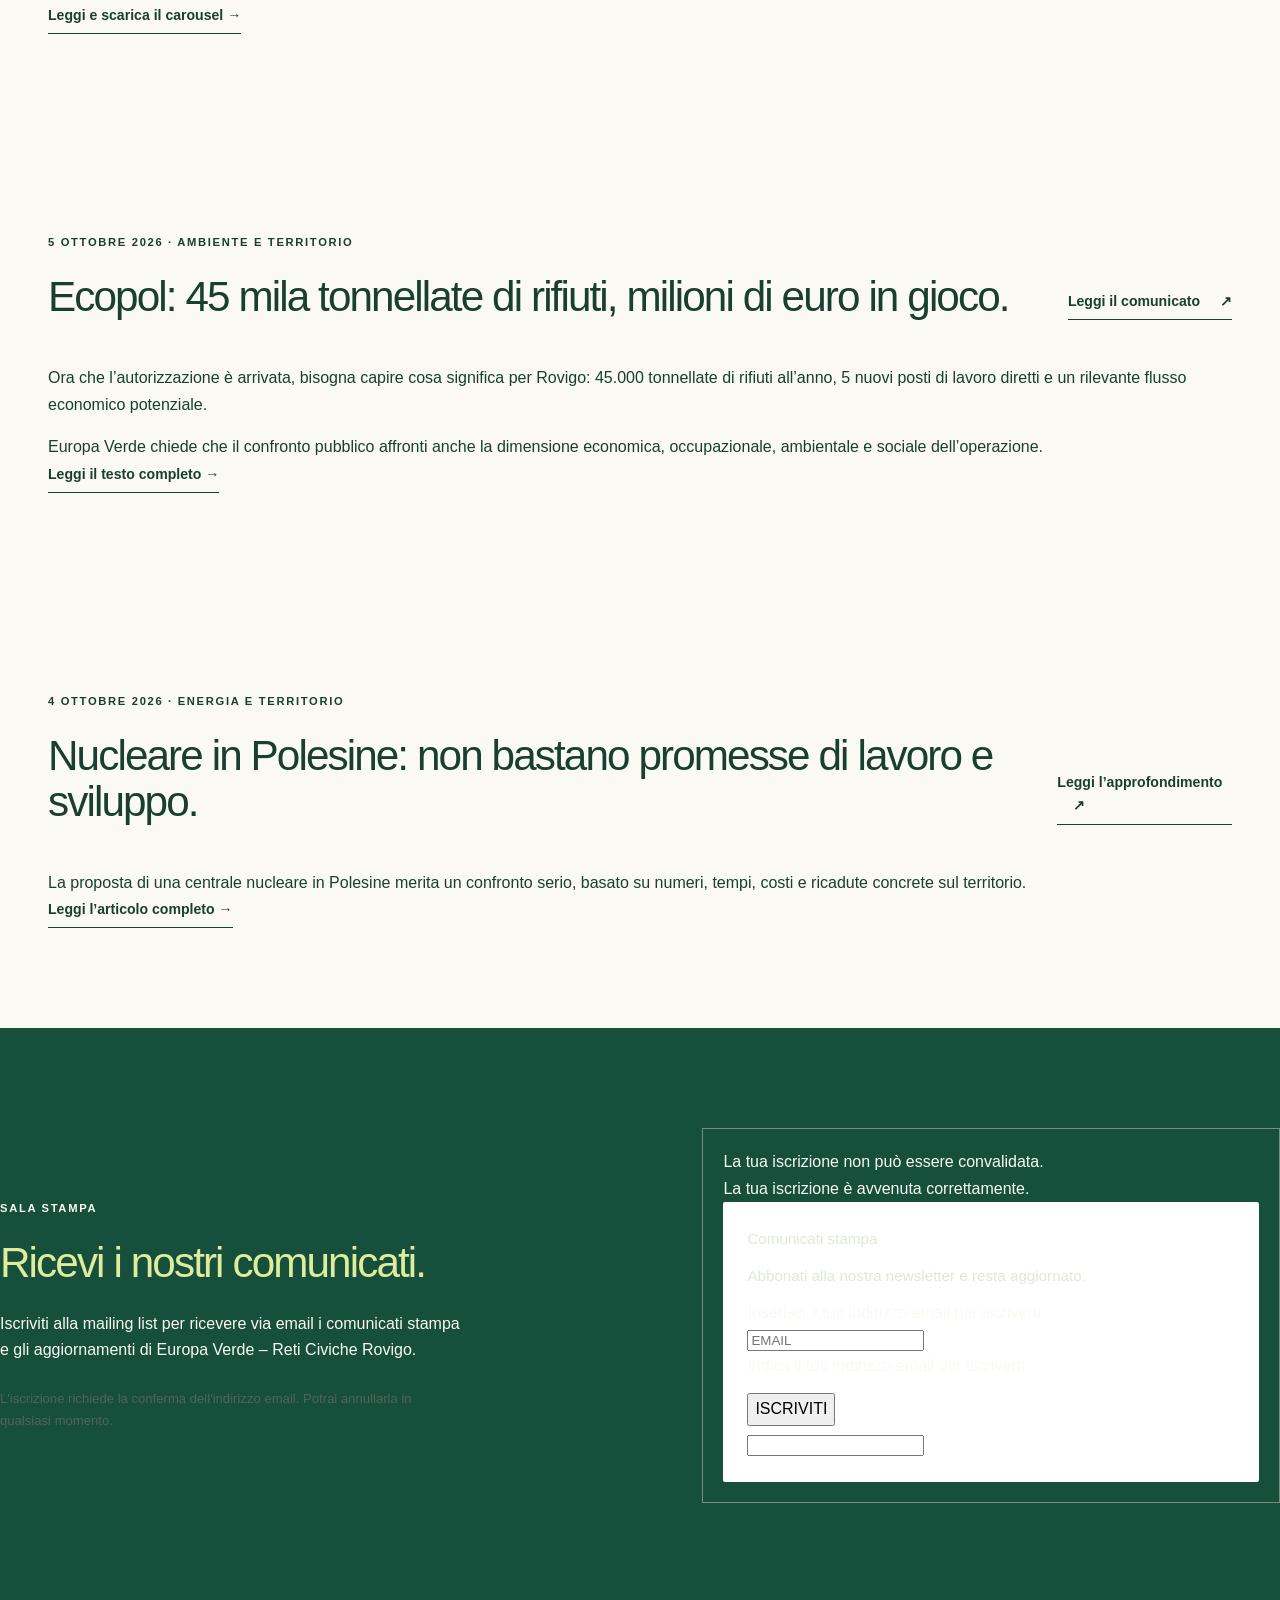
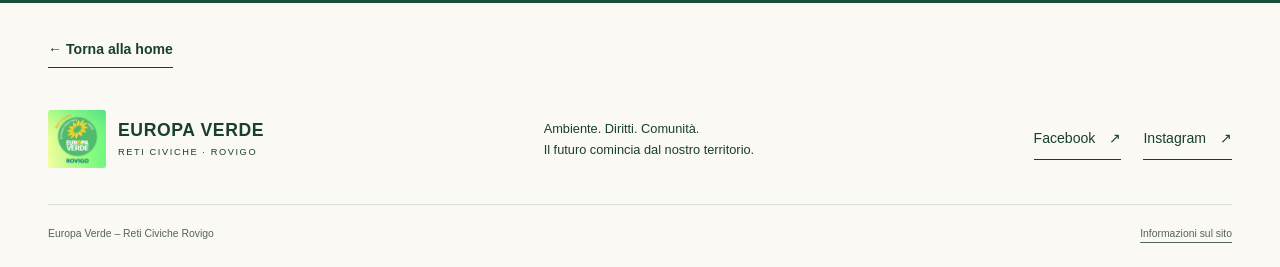
<file: comunicati-stampa.html>
<!doctype html><html lang="it"><head><meta charset="utf-8"><meta name="viewport" content="width=device-width, initial-scale=1"><meta name="theme-color" content="#164f3b"><title>Comunicati stampa | Europa Verde Rovigo</title><meta name="description" content="Comunicati stampa di Europa Verde – Reti Civiche Rovigo."><link rel="icon" href="assets/img/logo-europa-verde-rovigo.jpg" type="image/jpeg"><link rel="stylesheet" href="assets/css/style.css"></head><body><a class="skip" href="#contenuto">Salta al contenuto</a><header class="site-header"><div class="wrap header-inner"><a class="brand" href="index.html" aria-label="Europa Verde – Reti Civiche Rovigo, home"><img src="assets/img/logo-europa-verde-rovigo.jpg" width="48" height="48" alt=""><span>EUROPA VERDE<small>RETI CIVICHE · ROVIGO</small></span></a><nav id="menu" aria-label="Navigazione principale"><a href="index.html">Home</a><a href="index.html#chi-siamo">Chi siamo</a><a href="index.html#temi">Temi</a><a href="index.html#news">News</a><a href="comunicati-stampa.html" aria-current="page">Comunicati stampa</a><a class="nav-contact" href="index.html#contatti">Contatti <span aria-hidden="true">↗</span></a></nav></div></header><main id="contenuto"><div class="wrap breadcrumb"><a href="index.html">Home</a><span aria-hidden="true">/</span><span>Comunicati stampa</span></div><header class="article-header wrap"><p class="eyebrow">STAMPA · EUROPA VERDE ROVIGO</p><h1>Comunicati<br><em>stampa.</em></h1><p class="lead">Le nostre posizioni in forma sintetica, per la stampa e per chi vuole condividere.</p></header><section class="wrap section"><div class="section-heading"><div><p class="eyebrow">28 OTTOBRE 2026 · LAVORO, AMBIENTE E COMUNITÀ</p><h2>Patto Terre Future: Polesine e Bassa Padovana.</h2></div></div><a href="patto-terre-future.html"><img src="patto-terre-future.png" width="1600" height="900" loading="lazy" style="width:100%;max-width:760px;height:auto;border-radius:12px;margin-bottom:24px" alt="Patto Terre Future: lavoro, ambiente, comunità"></a><p>La proposta di Verdi – Reti Civiche Polesine per uno sviluppo armonico e sostenibile, da costruire con cittadini, comitati, imprese e istituzioni.</p><a class="text-link" href="patto-terre-future.html">Leggi il comunicato e partecipa →</a></section><section class="wrap section"><div class="section-heading"><div><p class="eyebrow">28 OTTOBRE 2026 · AMBIENTE E TERRITORIO</p><h2>Più alberi, più futuro: forestazione urbana in Polesine.</h2></div></div><p>Un programma decennale, risorse per la cura degli alberi e una classe dirigente competente. I dati e le nostre proposte in sei slide.</p><a class="text-link" href="forestazione-urbana.html">Leggi e scarica il carousel →</a></section><section class="wrap section"><div class="section-heading"><div><p class="eyebrow">5 OTTOBRE 2026 · AMBIENTE E TERRITORIO</p><h2>Ecopol: 45 mila tonnellate di rifiuti, milioni di euro in gioco.</h2></div><a class="text-link" href="comunicato-ecopol.html">Leggi il comunicato <span aria-hidden="true">↗</span></a></div><p class="large-copy">Ora che l’autorizzazione è arrivata, bisogna capire cosa significa per Rovigo: 45.000 tonnellate di rifiuti all’anno, 5 nuovi posti di lavoro diretti e un rilevante flusso economico potenziale.</p><p>Europa Verde chiede che il confronto pubblico affronti anche la dimensione economica, occupazionale, ambientale e sociale dell’operazione.</p><a class="text-link" href="comunicato-ecopol.html">Leggi il testo completo →</a></section><section class="wrap section"><div class="section-heading"><div><p class="eyebrow">4 OTTOBRE 2026 · ENERGIA E TERRITORIO</p><h2>Nucleare in Polesine: non bastano promesse di lavoro e sviluppo.</h2></div><a class="text-link" href="article-nucleare.html">Leggi l’approfondimento <span aria-hidden="true">↗</span></a></div><p>La proposta di una centrale nucleare in Polesine merita un confronto serio, basato su numeri, tempi, costi e ricadute concrete sul territorio.</p><a class="text-link" href="article-nucleare.html">Leggi l’articolo completo →</a></section><section class="contact section" id="sala-stampa"><div class="contact-inner"><div><p class="eyebrow">SALA STAMPA</p><h2>Ricevi i nostri comunicati.</h2><p>Iscriviti alla mailing list per ricevere via email i comunicati stampa e gli aggiornamenti di Europa Verde – Reti Civiche Rovigo.</p><p class="small">L'iscrizione richiede la conferma dell'indirizzo email. Potrai annullarla in qualsiasi momento.</p></div><div class="contact-panel"><div class="sib-form"><div id="sib-form-container" class="sib-form-container"><div id="error-message" class="sib-form-message-panel"><span>La tua iscrizione non può essere convalidata.</span></div><div id="success-message" class="sib-form-message-panel"><span>La tua iscrizione è avvenuta correttamente.</span></div><div id="sib-container"><form id="sib-form" method="POST" action="https://ea036ff0.sibforms.com/serve/[base64]" data-type="subscription"><div class="sib-form-block"><p>Comunicati stampa</p></div><div class="sib-form-block"><div class="sib-text-form-block"><p>Abbonati alla nostra newsletter e resta aggiornato.</p></div></div><div class="sib-input sib-form-block"><div class="form__entry entry_block"><div class="form__label-row"><label class="entry__label" for="EMAIL">Inserisci il tuo indirizzo email per iscriverti</label><div class="entry__field"><input class="input" type="text" id="EMAIL" name="EMAIL" autocomplete="off" placeholder="EMAIL" data-required="true" required></div></div><label class="entry__error entry__error--primary"></label><label class="entry__specification">Indica il tuo indirizzo email per iscriverti.</label></div></div><div class="sib-form-block"><button class="sib-form-block__button" form="sib-form" type="submit">ISCRIVITI</button></div><input type="text" name="email_address_check" value="" class="input--hidden"><input type="hidden" name="locale" value="it"></form></div></div></div></div></div></section><p class="wrap"><a class="text-link back-link" href="index.html">← Torna alla home</a></p></main><footer class="site-footer"><div class="wrap footer-top"><a class="brand" href="index.html"><img src="assets/img/logo-europa-verde-rovigo.jpg" width="42" height="42" alt=""><span>EUROPA VERDE<small>RETI CIVICHE · ROVIGO</small></span></a><p>Ambiente. Diritti. Comunità.<br> Il futuro comincia dal nostro territorio.</p><nav class="social-links" aria-label="Canali social"><a href="https://www.facebook.com/VerdiRetiCivichePolesine">Facebook <span aria-hidden="true">↗</span></a><a href="https://www.instagram.com/verdi_reticiviche/">Instagram <span aria-hidden="true">↗</span></a></nav></div><div class="wrap footer-bottom"><span>Europa Verde – Reti Civiche Rovigo</span><span><a href="privacy.html">Informazioni sul sito</a></span></div></footer></body></html>
</file>
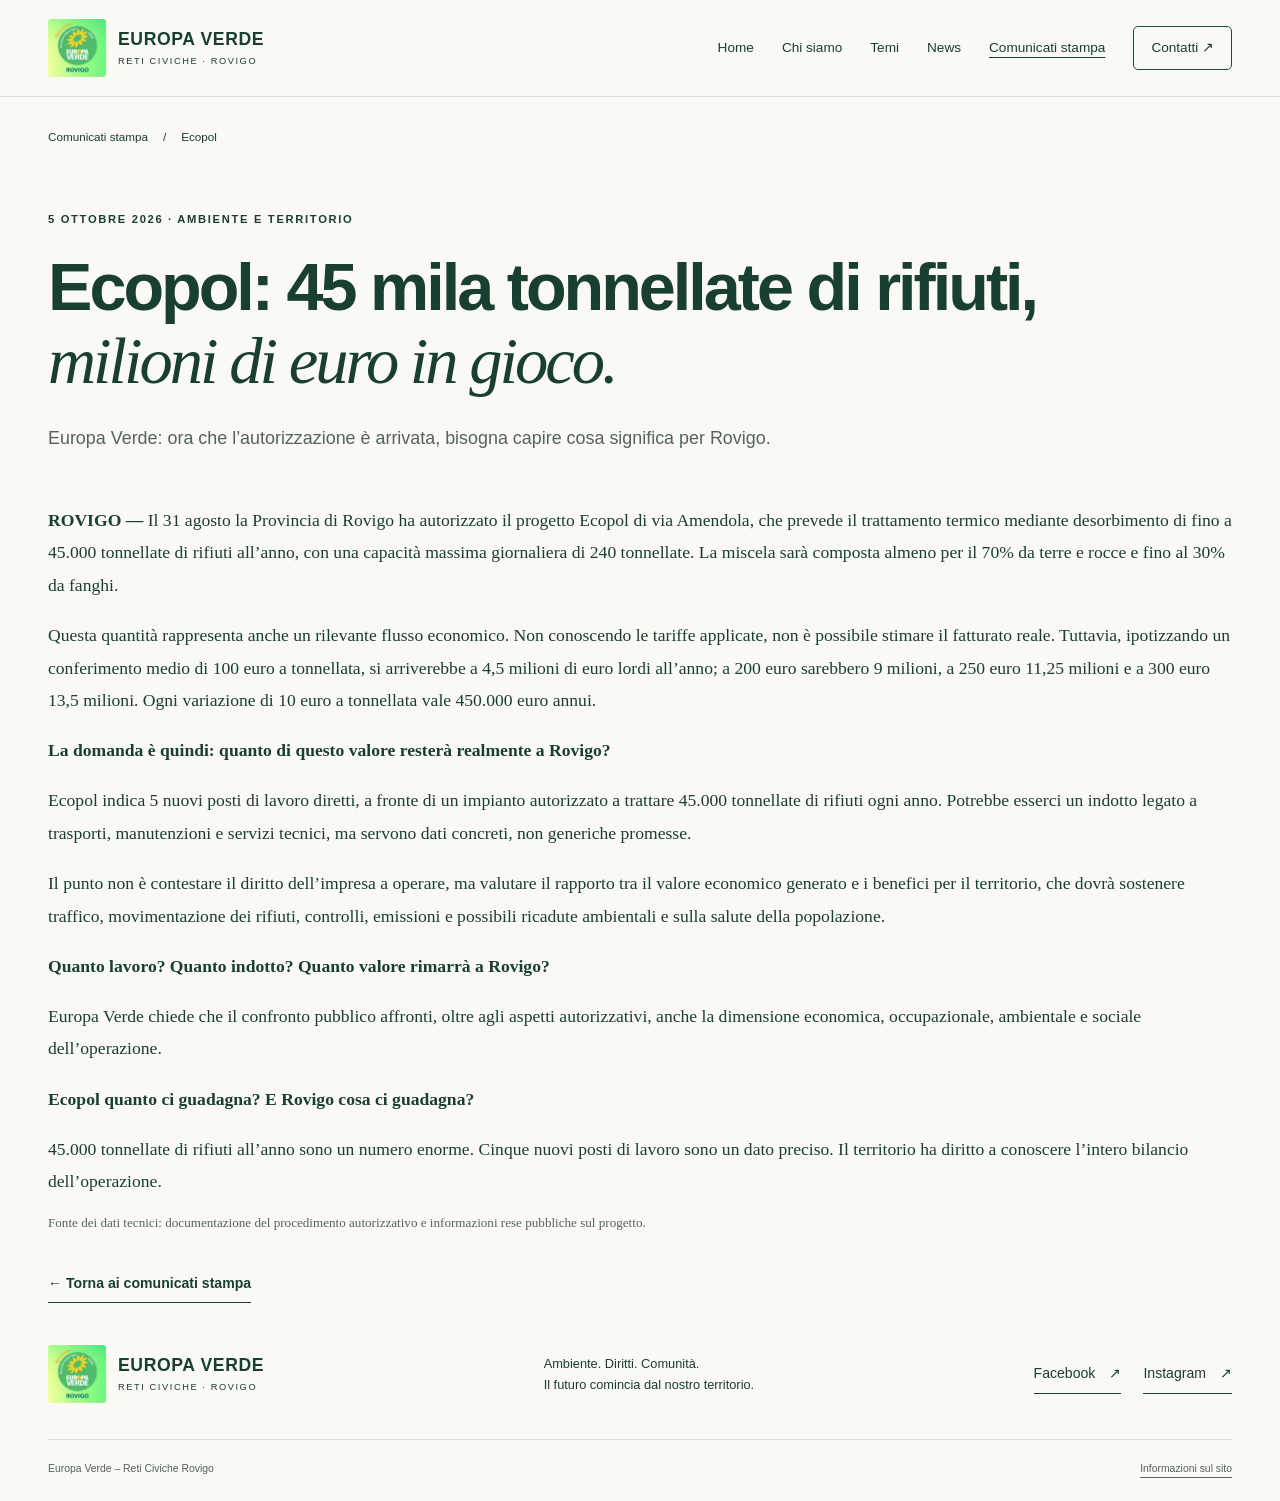
<file: comunicato-ecopol.html>
<!doctype html>
<html lang="it"><head><meta charset="utf-8"><meta name="viewport" content="width=device-width, initial-scale=1"><meta name="theme-color" content="#164f3b"><title>Ecopol: 45 mila tonnellate di rifiuti, milioni di euro in gioco | Europa Verde Rovigo</title><meta name="description" content="Europa Verde: ora che l’autorizzazione è arrivata, bisogna capire cosa significa per Rovigo."><link rel="icon" href="assets/img/logo-europa-verde-rovigo.jpg" type="image/jpeg"><link rel="stylesheet" href="assets/css/style.css"></head><body><a class="skip" href="#contenuto">Salta al contenuto</a><header class="site-header"><div class="wrap header-inner"><a class="brand" href="index.html" aria-label="Europa Verde – Reti Civiche Rovigo, home"><img src="assets/img/logo-europa-verde-rovigo.jpg" width="48" height="48" alt=""><span>EUROPA VERDE<small>RETI CIVICHE · ROVIGO</small></span></a><nav id="menu" aria-label="Navigazione principale"><a href="index.html">Home</a><a href="index.html#chi-siamo">Chi siamo</a><a href="index.html#temi">Temi</a><a href="index.html#news">News</a><a href="comunicati-stampa.html" aria-current="page">Comunicati stampa</a><a class="nav-contact" href="index.html#contatti">Contatti <span aria-hidden="true">↗</span></a></nav></div></header><main id="contenuto"><div class="wrap breadcrumb"><a href="comunicati-stampa.html">Comunicati stampa</a><span aria-hidden="true">/</span><span>Ecopol</span></div><header class="article-header wrap"><p class="eyebrow">5 OTTOBRE 2026 · AMBIENTE E TERRITORIO</p><h1>Ecopol: 45 mila tonnellate di rifiuti,<br><em>milioni di euro in gioco.</em></h1><p class="lead">Europa Verde: ora che l’autorizzazione è arrivata, bisogna capire cosa significa per Rovigo.</p></header><div class="wrap article-body"><article><p><strong>ROVIGO —</strong> Il 31 agosto la Provincia di Rovigo ha autorizzato il progetto Ecopol di via Amendola, che prevede il trattamento termico mediante desorbimento di fino a 45.000 tonnellate di rifiuti all’anno, con una capacità massima giornaliera di 240 tonnellate. La miscela sarà composta almeno per il 70% da terre e rocce e fino al 30% da fanghi.</p><p>Questa quantità rappresenta anche un rilevante flusso economico. Non conoscendo le tariffe applicate, non è possibile stimare il fatturato reale. Tuttavia, ipotizzando un conferimento medio di 100 euro a tonnellata, si arriverebbe a 4,5 milioni di euro lordi all’anno; a 200 euro sarebbero 9 milioni, a 250 euro 11,25 milioni e a 300 euro 13,5 milioni. Ogni variazione di 10 euro a tonnellata vale 450.000 euro annui.</p><p><strong>La domanda è quindi: quanto di questo valore resterà realmente a Rovigo?</strong></p><p>Ecopol indica 5 nuovi posti di lavoro diretti, a fronte di un impianto autorizzato a trattare 45.000 tonnellate di rifiuti ogni anno. Potrebbe esserci un indotto legato a trasporti, manutenzioni e servizi tecnici, ma servono dati concreti, non generiche promesse.</p><p>Il punto non è contestare il diritto dell’impresa a operare, ma valutare il rapporto tra il valore economico generato e i benefici per il territorio, che dovrà sostenere traffico, movimentazione dei rifiuti, controlli, emissioni e possibili ricadute ambientali e sulla salute della popolazione.</p><p><strong>Quanto lavoro? Quanto indotto? Quanto valore rimarrà a Rovigo?</strong></p><p>Europa Verde chiede che il confronto pubblico affronti, oltre agli aspetti autorizzativi, anche la dimensione economica, occupazionale, ambientale e sociale dell’operazione.</p><p><strong>Ecopol quanto ci guadagna? E Rovigo cosa ci guadagna?</strong></p><p>45.000 tonnellate di rifiuti all’anno sono un numero enorme. Cinque nuovi posti di lavoro sono un dato preciso. Il territorio ha diritto a conoscere l’intero bilancio dell’operazione.</p><p class="small">Fonte dei dati tecnici: documentazione del procedimento autorizzativo e informazioni rese pubbliche sul progetto.</p></article><p><a class="text-link back-link" href="comunicati-stampa.html">← Torna ai comunicati stampa</a></p></div></main><footer class="site-footer"><div class="wrap footer-top"><a class="brand" href="index.html"><img src="assets/img/logo-europa-verde-rovigo.jpg" width="42" height="42" alt=""><span>EUROPA VERDE<small>RETI CIVICHE · ROVIGO</small></span></a><p>Ambiente. Diritti. Comunità.<br> Il futuro comincia dal nostro territorio.</p><nav class="social-links" aria-label="Canali social"><a href="https://www.facebook.com/VerdiRetiCivichePolesine">Facebook <span aria-hidden="true">↗</span></a><a href="https://www.instagram.com/verdi_reticiviche/">Instagram <span aria-hidden="true">↗</span></a></nav></div><div class="wrap footer-bottom"><span>Europa Verde – Reti Civiche Rovigo</span><span><a href="privacy.html">Informazioni sul sito</a></span></div></footer></body></html>
</file>
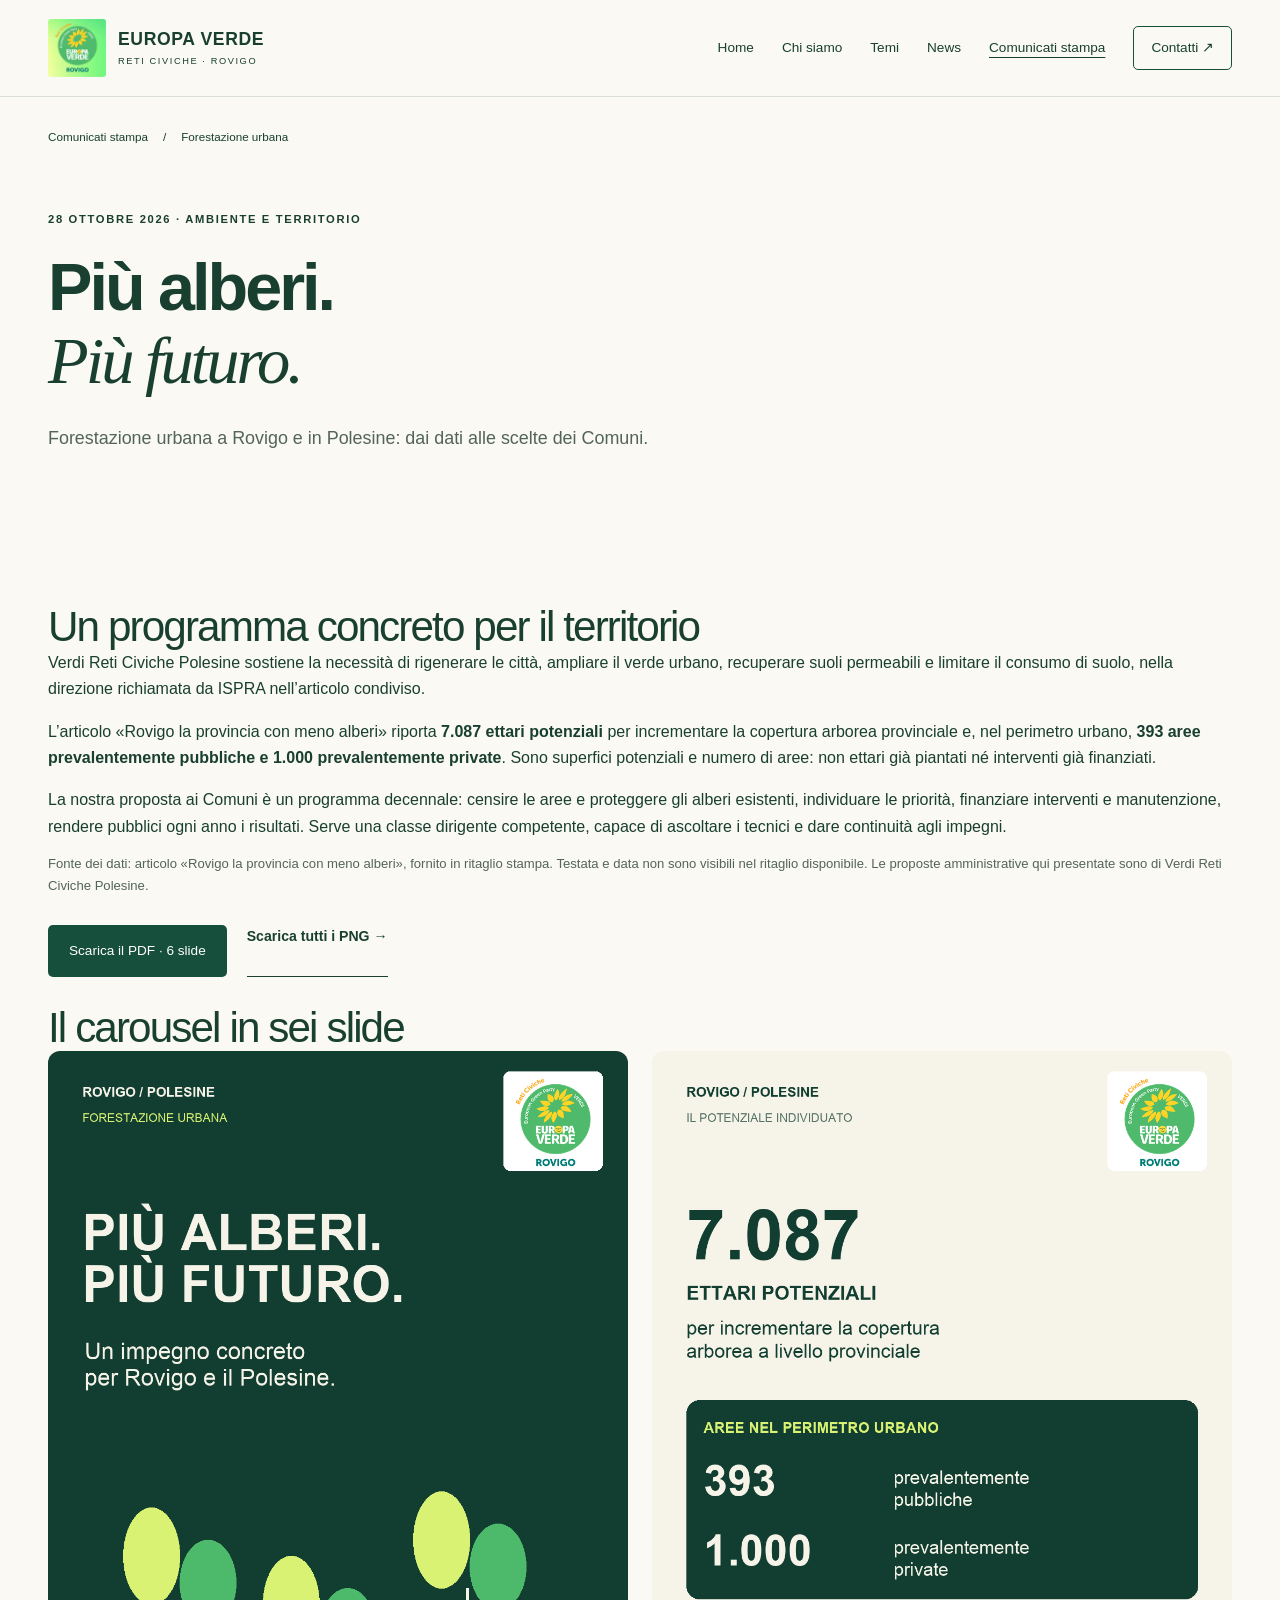
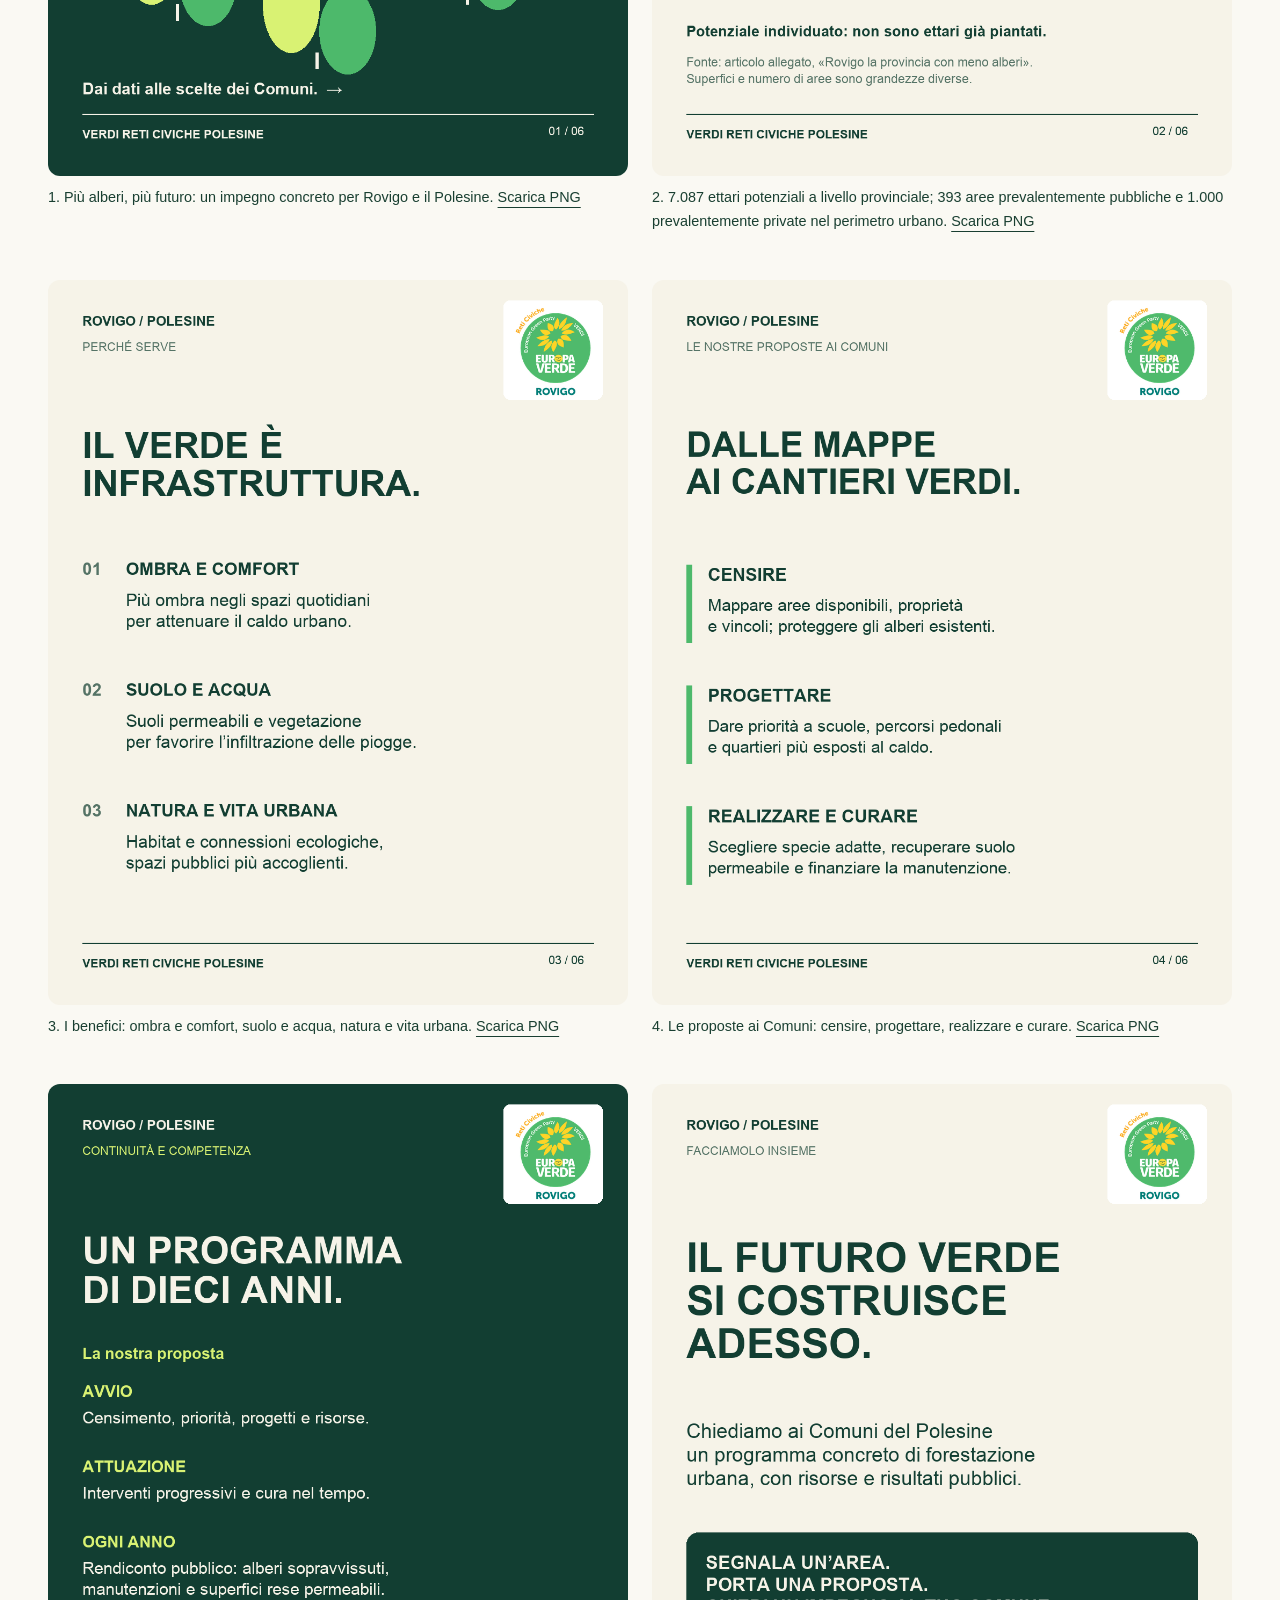
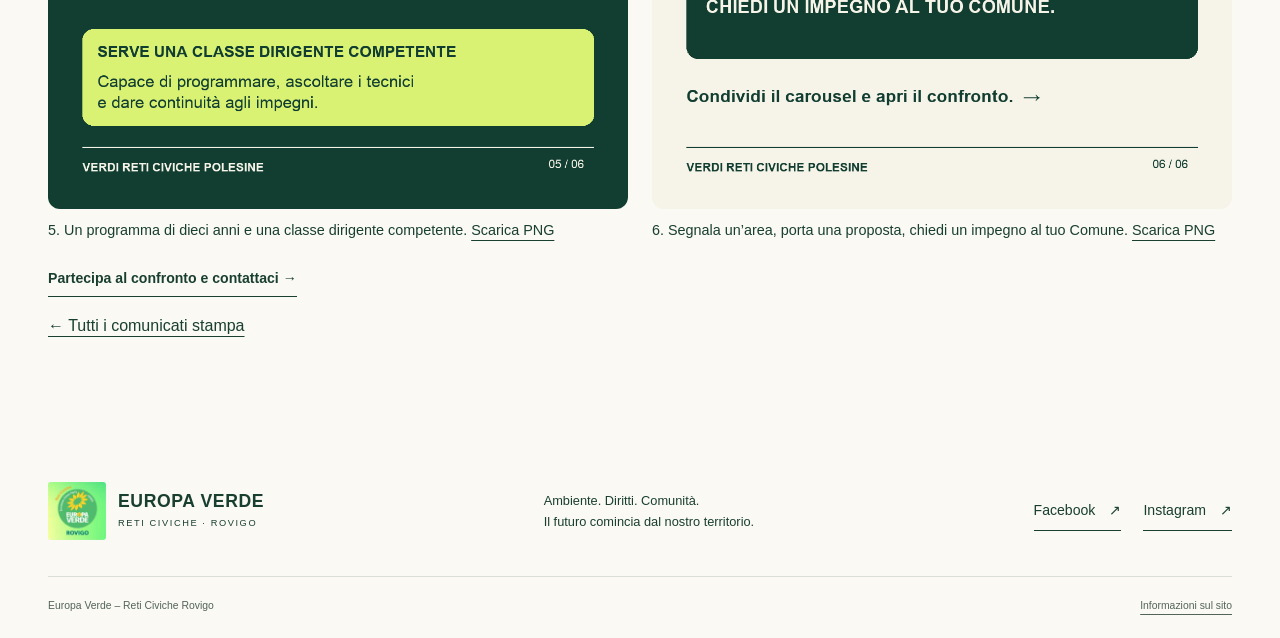
<file: forestazione-urbana.html>
<!doctype html>
<html lang="it"><head><meta charset="utf-8"><meta name="viewport" content="width=device-width, initial-scale=1"><meta name="theme-color" content="#164f3b"><title>Più alberi, più futuro: forestazione urbana in Polesine | Europa Verde Rovigo</title><meta name="description" content="Forestazione urbana a Rovigo e in Polesine: dati, proposte ai Comuni e un programma decennale. Sei slide e materiali scaricabili."><link rel="icon" href="assets/img/logo-europa-verde-rovigo.jpg" type="image/jpeg"><link rel="stylesheet" href="assets/css/style.css"><meta property="og:title" content="Più alberi. Più futuro."><meta property="og:image" content="https://verdireticiviche-cloud.github.io/rovigo/forestazione-01-titolo.png"><style>.forest-gallery{display:grid;grid-template-columns:repeat(2,minmax(0,1fr));gap:24px}.forest-gallery figure{margin:0}.forest-gallery img{width:100%;height:auto;display:block;border-radius:12px}.forest-gallery figcaption{font-size:.9rem;margin:10px 0 22px}.forest-downloads{display:flex;flex-wrap:wrap;gap:20px;margin:28px 0}@media(max-width:640px){.forest-gallery{grid-template-columns:1fr}}</style></head><body><a class="skip" href="#contenuto">Salta al contenuto</a><header class="site-header"><div class="wrap header-inner"><a class="brand" href="index.html" aria-label="Europa Verde – Reti Civiche Rovigo, home"><img src="assets/img/logo-europa-verde-rovigo.jpg" width="48" height="48" alt=""><span>EUROPA VERDE<small>RETI CIVICHE · ROVIGO</small></span></a><nav id="menu" aria-label="Navigazione principale"><a href="index.html">Home</a><a href="index.html#chi-siamo">Chi siamo</a><a href="index.html#temi">Temi</a><a href="index.html#news">News</a><a href="comunicati-stampa.html" aria-current="page">Comunicati stampa</a><a class="nav-contact" href="index.html#contatti">Contatti <span aria-hidden="true">↗</span></a></nav></div></header><main id="contenuto"><div class="wrap breadcrumb"><a href="comunicati-stampa.html">Comunicati stampa</a><span aria-hidden="true">/</span><span>Forestazione urbana</span></div><header class="article-header wrap"><p class="eyebrow">28 OTTOBRE 2026 · AMBIENTE E TERRITORIO</p><h1>Più alberi.<br><em>Più futuro.</em></h1><p class="lead">Forestazione urbana a Rovigo e in Polesine: dai dati alle scelte dei Comuni.</p></header><section class="wrap section"><h2>Un programma concreto per il territorio</h2><p>Verdi Reti Civiche Polesine sostiene la necessità di rigenerare le città, ampliare il verde urbano, recuperare suoli permeabili e limitare il consumo di suolo, nella direzione richiamata da ISPRA nell’articolo condiviso.</p><p>L’articolo «Rovigo la provincia con meno alberi» riporta <strong>7.087 ettari potenziali</strong> per incrementare la copertura arborea provinciale e, nel perimetro urbano, <strong>393 aree prevalentemente pubbliche e 1.000 prevalentemente private</strong>. Sono superfici potenziali e numero di aree: non ettari già piantati né interventi già finanziati.</p><p>La nostra proposta ai Comuni è un programma decennale: censire le aree e proteggere gli alberi esistenti, individuare le priorità, finanziare interventi e manutenzione, rendere pubblici ogni anno i risultati. Serve una classe dirigente competente, capace di ascoltare i tecnici e dare continuità agli impegni.</p><p class="small">Fonte dei dati: articolo «Rovigo la provincia con meno alberi», fornito in ritaglio stampa. Testata e data non sono visibili nel ritaglio disponibile. Le proposte amministrative qui presentate sono di Verdi Reti Civiche Polesine.</p><div class="forest-downloads"><a class="button" href="forestazione-urbana-rovigo-polesine.pdf" download>Scarica il PDF · 6 slide</a><a class="text-link" href="carousel-6-slide.zip" download>Scarica tutti i PNG →</a></div><h2>Il carousel in sei slide</h2><div class="forest-gallery"><figure><a href="forestazione-01-titolo.png"><img src="forestazione-01-titolo.png" width="1080" height="1350" alt="Più alberi, più futuro: un impegno concreto per Rovigo e il Polesine." loading="lazy"></a><figcaption>1. Più alberi, più futuro: un impegno concreto per Rovigo e il Polesine. <a href="forestazione-01-titolo.png" download>Scarica PNG</a></figcaption></figure><figure><a href="forestazione-02-dati.png"><img src="forestazione-02-dati.png" width="1080" height="1350" alt="7.087 ettari potenziali a livello provinciale; 393 aree prevalentemente pubbliche e 1.000 prevalentemente private nel perimetro urbano." loading="lazy"></a><figcaption>2. 7.087 ettari potenziali a livello provinciale; 393 aree prevalentemente pubbliche e 1.000 prevalentemente private nel perimetro urbano. <a href="forestazione-02-dati.png" download>Scarica PNG</a></figcaption></figure><figure><a href="forestazione-03-benefici.png"><img src="forestazione-03-benefici.png" width="1080" height="1350" alt="I benefici: ombra e comfort, suolo e acqua, natura e vita urbana." loading="lazy"></a><figcaption>3. I benefici: ombra e comfort, suolo e acqua, natura e vita urbana. <a href="forestazione-03-benefici.png" download>Scarica PNG</a></figcaption></figure><figure><a href="forestazione-04-proposte-comunali.png"><img src="forestazione-04-proposte-comunali.png" width="1080" height="1350" alt="Le proposte ai Comuni: censire, progettare, realizzare e curare." loading="lazy"></a><figcaption>4. Le proposte ai Comuni: censire, progettare, realizzare e curare. <a href="forestazione-04-proposte-comunali.png" download>Scarica PNG</a></figcaption></figure><figure><a href="forestazione-05-programma-decennale.png"><img src="forestazione-05-programma-decennale.png" width="1080" height="1350" alt="Un programma di dieci anni e una classe dirigente competente." loading="lazy"></a><figcaption>5. Un programma di dieci anni e una classe dirigente competente. <a href="forestazione-05-programma-decennale.png" download>Scarica PNG</a></figcaption></figure><figure><a href="forestazione-06-call-to-action.png"><img src="forestazione-06-call-to-action.png" width="1080" height="1350" alt="Segnala un’area, porta una proposta, chiedi un impegno al tuo Comune." loading="lazy"></a><figcaption>6. Segnala un’area, porta una proposta, chiedi un impegno al tuo Comune. <a href="forestazione-06-call-to-action.png" download>Scarica PNG</a></figcaption></figure></div><p><a class="text-link" href="index.html#contatti">Partecipa al confronto e contattaci →</a></p><p><a href="comunicati-stampa.html">← Tutti i comunicati stampa</a></p></section></main><footer class="site-footer"><div class="wrap footer-top"><a class="brand" href="index.html"><img src="assets/img/logo-europa-verde-rovigo.jpg" width="42" height="42" alt=""><span>EUROPA VERDE<small>RETI CIVICHE · ROVIGO</small></span></a><p>Ambiente. Diritti. Comunità.<br> Il futuro comincia dal nostro territorio.</p><nav class="social-links" aria-label="Canali social"><a href="https://www.facebook.com/VerdiRetiCivichePolesine">Facebook <span aria-hidden="true">↗</span></a><a href="https://www.instagram.com/verdi_reticiviche/">Instagram <span aria-hidden="true">↗</span></a></nav></div><div class="wrap footer-bottom"><span>Europa Verde – Reti Civiche Rovigo</span><span><a href="privacy.html">Informazioni sul sito</a></span></div></footer></body></html>
</file>
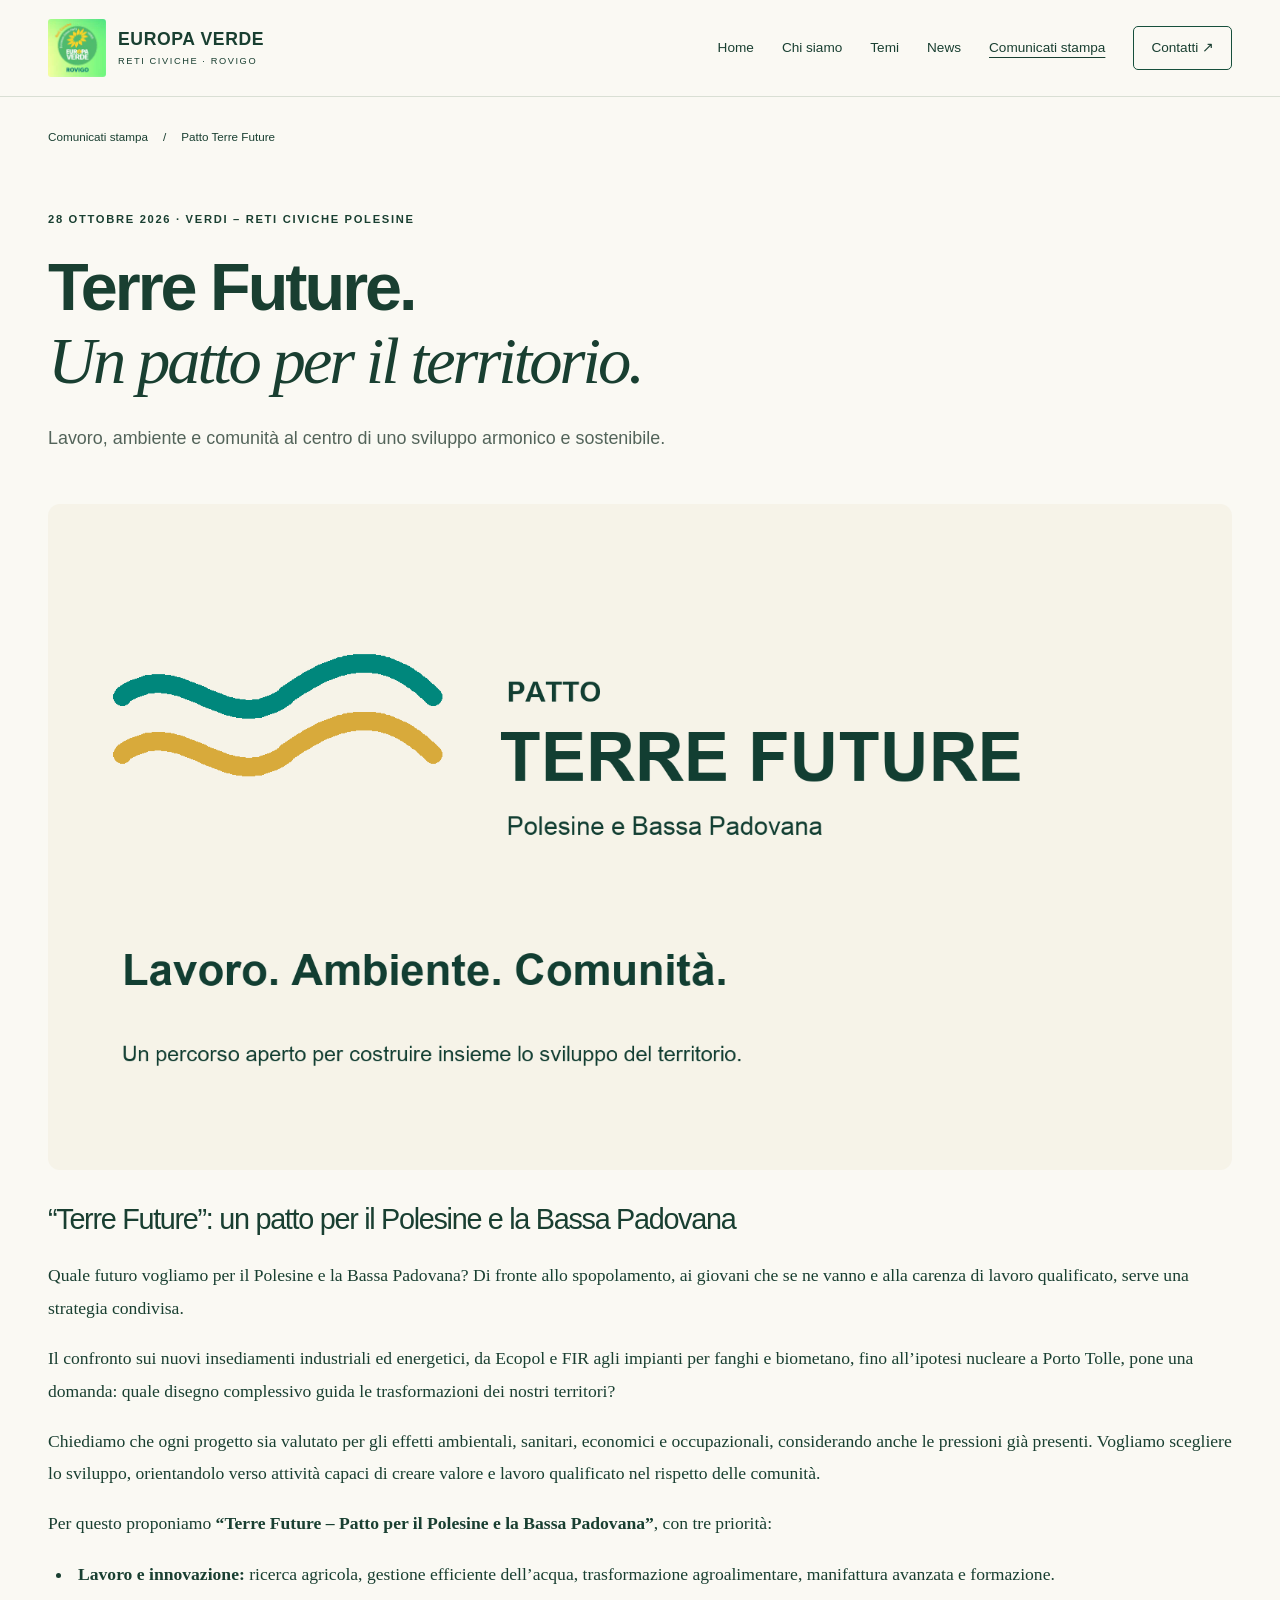
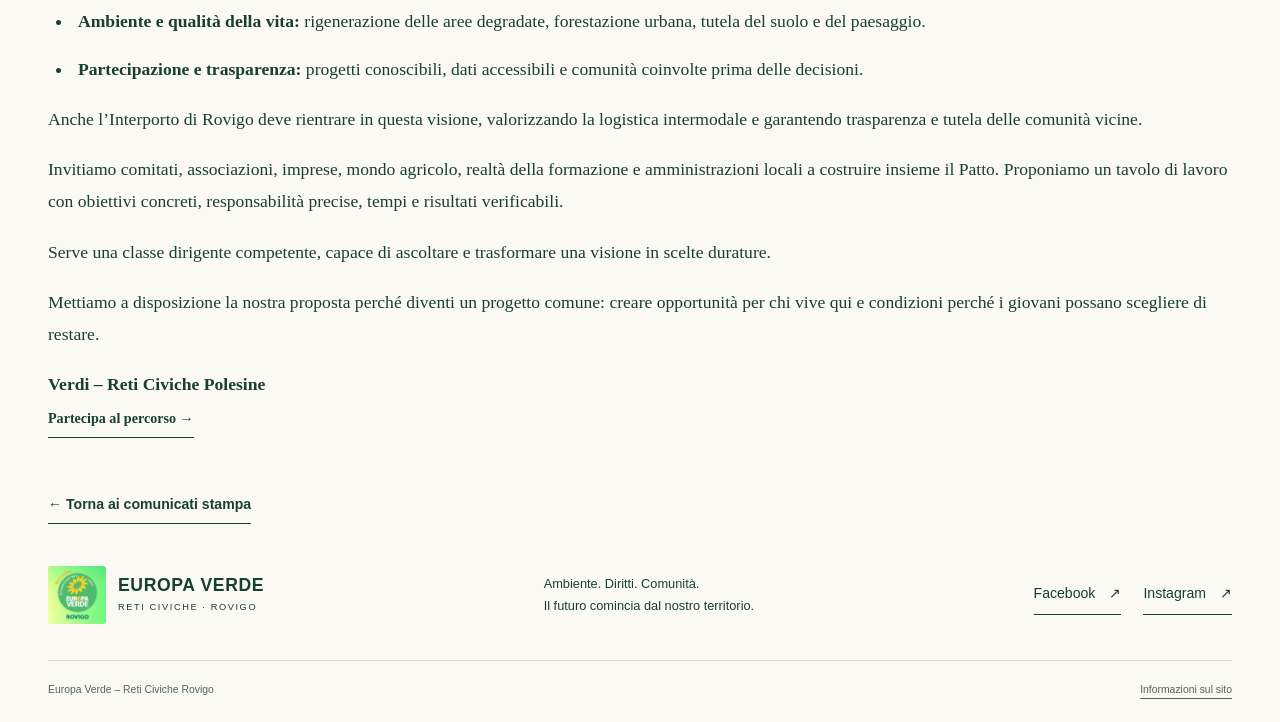
<file: patto-terre-future.html>
<!doctype html>
<html lang="it"><head><meta charset="utf-8"><meta name="viewport" content="width=device-width, initial-scale=1"><meta name="theme-color" content="#164f3b"><title>Patto Terre Future: Polesine e Bassa Padovana | Verdi – Reti Civiche Polesine</title><meta name="description" content="La proposta di Verdi – Reti Civiche Polesine: un patto per lavoro, ambiente e comunità in Polesine e Bassa Padovana."><link rel="icon" href="assets/img/logo-europa-verde-rovigo.jpg" type="image/jpeg"><link rel="stylesheet" href="assets/css/style.css"><meta property="og:title" content="Patto Terre Future · Lavoro. Ambiente. Comunità."><meta property="og:image" content="https://verdireticiviche-cloud.github.io/rovigo/patto-terre-future.png"><style>.forest-gallery{display:grid;grid-template-columns:repeat(2,minmax(0,1fr));gap:24px}.forest-gallery figure{margin:0}.forest-gallery img{width:100%;height:auto;display:block;border-radius:12px}.forest-gallery figcaption{font-size:.9rem;margin:10px 0 22px}.forest-downloads{display:flex;flex-wrap:wrap;gap:20px;margin:28px 0}@media(max-width:640px){.forest-gallery{grid-template-columns:1fr}}</style></head><body><a class="skip" href="#contenuto">Salta al contenuto</a><header class="site-header"><div class="wrap header-inner"><a class="brand" href="index.html" aria-label="Europa Verde – Reti Civiche Rovigo, home"><img src="assets/img/logo-europa-verde-rovigo.jpg" width="48" height="48" alt=""><span>EUROPA VERDE<small>RETI CIVICHE · ROVIGO</small></span></a><nav id="menu" aria-label="Navigazione principale"><a href="index.html">Home</a><a href="index.html#chi-siamo">Chi siamo</a><a href="index.html#temi">Temi</a><a href="index.html#news">News</a><a href="comunicati-stampa.html" aria-current="page">Comunicati stampa</a><a class="nav-contact" href="index.html#contatti">Contatti <span aria-hidden="true">↗</span></a></nav></div></header><main id="contenuto"><div class="wrap breadcrumb"><a href="comunicati-stampa.html">Comunicati stampa</a><span aria-hidden="true">/</span><span>Patto Terre Future</span></div><header class="article-header wrap"><p class="eyebrow">28 OTTOBRE 2026 · VERDI – RETI CIVICHE POLESINE</p><h1>Terre Future.<br><em>Un patto per il territorio.</em></h1><p class="lead">Lavoro, ambiente e comunità al centro di uno sviluppo armonico e sostenibile.</p></header><div class="wrap article-body"><figure style="margin:0 0 2rem"><img src="patto-terre-future.png" width="1600" height="900" style="display:block;width:100%;height:auto;border-radius:12px" alt="Patto Terre Future. Polesine e Bassa Padovana. Lavoro. Ambiente. Comunità."></figure><article><h2>“Terre Future”: un patto per il Polesine e la Bassa Padovana</h2><p>Quale futuro vogliamo per il Polesine e la Bassa Padovana? Di fronte allo spopolamento, ai giovani che se ne vanno e alla carenza di lavoro qualificato, serve una strategia condivisa.</p><p>Il confronto sui nuovi insediamenti industriali ed energetici, da Ecopol e FIR agli impianti per fanghi e biometano, fino all’ipotesi nucleare a Porto Tolle, pone una domanda: quale disegno complessivo guida le trasformazioni dei nostri territori?</p><p>Chiediamo che ogni progetto sia valutato per gli effetti ambientali, sanitari, economici e occupazionali, considerando anche le pressioni già presenti. Vogliamo scegliere lo sviluppo, orientandolo verso attività capaci di creare valore e lavoro qualificato nel rispetto delle comunità.</p><p>Per questo proponiamo <strong>“Terre Future – Patto per il Polesine e la Bassa Padovana”</strong>, con tre priorità:</p><ul><li><strong>Lavoro e innovazione:</strong> ricerca agricola, gestione efficiente dell’acqua, trasformazione agroalimentare, manifattura avanzata e formazione.</li><li><strong>Ambiente e qualità della vita:</strong> rigenerazione delle aree degradate, forestazione urbana, tutela del suolo e del paesaggio.</li><li><strong>Partecipazione e trasparenza:</strong> progetti conoscibili, dati accessibili e comunità coinvolte prima delle decisioni.</li></ul><p>Anche l’Interporto di Rovigo deve rientrare in questa visione, valorizzando la logistica intermodale e garantendo trasparenza e tutela delle comunità vicine.</p><p>Invitiamo comitati, associazioni, imprese, mondo agricolo, realtà della formazione e amministrazioni locali a costruire insieme il Patto. Proponiamo un tavolo di lavoro con obiettivi concreti, responsabilità precise, tempi e risultati verificabili.</p><p>Serve una classe dirigente competente, capace di ascoltare e trasformare una visione in scelte durature.</p><p>Mettiamo a disposizione la nostra proposta perché diventi un progetto comune: creare opportunità per chi vive qui e condizioni perché i giovani possano scegliere di restare.</p><p><strong>Verdi – Reti Civiche Polesine</strong></p></article><p><a class="text-link" href="index.html#contatti">Partecipa al percorso →</a></p><p><a class="text-link back-link" href="comunicati-stampa.html">← Torna ai comunicati stampa</a></p></div></main><footer class="site-footer"><div class="wrap footer-top"><a class="brand" href="index.html"><img src="assets/img/logo-europa-verde-rovigo.jpg" width="42" height="42" alt=""><span>EUROPA VERDE<small>RETI CIVICHE · ROVIGO</small></span></a><p>Ambiente. Diritti. Comunità.<br> Il futuro comincia dal nostro territorio.</p><nav class="social-links" aria-label="Canali social"><a href="https://www.facebook.com/VerdiRetiCivichePolesine">Facebook <span aria-hidden="true">↗</span></a><a href="https://www.instagram.com/verdi_reticiviche/">Instagram <span aria-hidden="true">↗</span></a></nav></div><div class="wrap footer-bottom"><span>Europa Verde – Reti Civiche Rovigo</span><span><a href="privacy.html">Informazioni sul sito</a></span></div></footer></body></html>
</file>
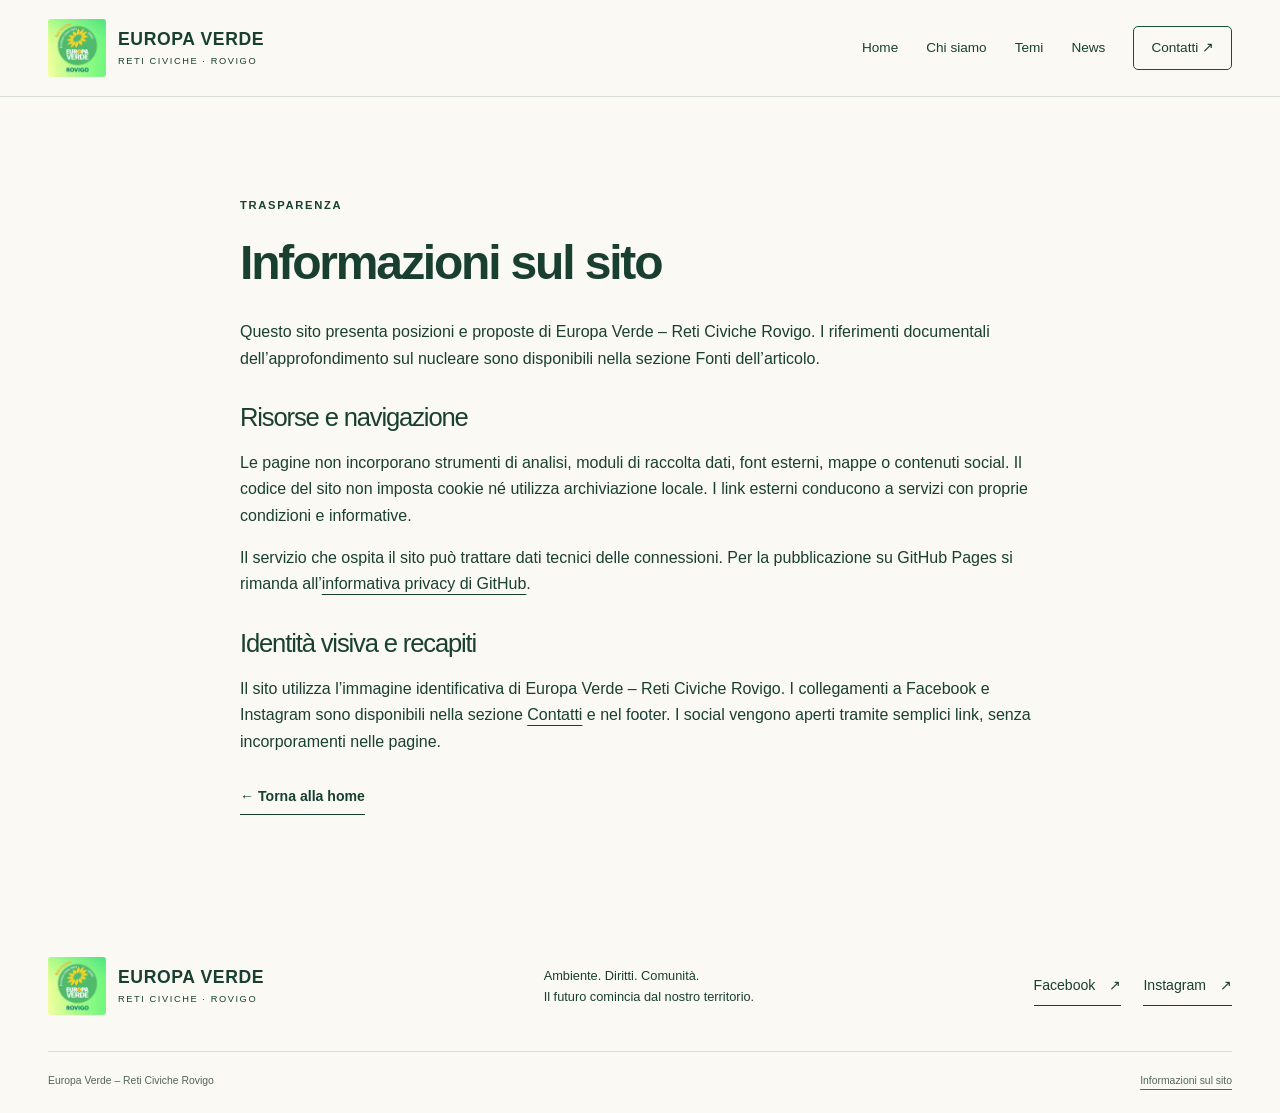
<file: privacy.html>
<!doctype html>
<html lang="it"><head><meta charset="utf-8"><meta name="viewport" content="width=device-width, initial-scale=1"><meta name="theme-color" content="#164f3b"><title>Informazioni sul sito | Europa Verde – Reti Civiche Rovigo</title><meta name="description" content="Informazioni su contenuti, risorse e funzionamento del sito."><meta property="og:title" content="Informazioni sul sito | Europa Verde – Reti Civiche Rovigo"><meta property="og:description" content="Informazioni su contenuti, risorse e funzionamento del sito."><meta property="og:locale" content="it_IT"><meta property="og:type" content="website"><link rel="icon" href="assets/img/logo-europa-verde-rovigo.jpg" type="image/jpeg"><link rel="stylesheet" href="assets/css/style.css"><script src="assets/js/main.js" defer></script></head><body><a class="skip" href="#contenuto">Salta al contenuto</a><header class="site-header"><div class="wrap header-inner"><a class="brand" href="index.html" aria-label="Europa Verde – Reti Civiche Rovigo, home"><img src="assets/img/logo-europa-verde-rovigo.jpg" width="48" height="48" alt=""><span>EUROPA VERDE<small>RETI CIVICHE · ROVIGO</small></span></a><button class="menu-toggle" type="button" aria-controls="menu" aria-expanded="false" hidden>Menu <span aria-hidden="true">☰</span></button><nav id="menu" aria-label="Navigazione principale"><a href="index.html">Home</a><a href="index.html#chi-siamo">Chi siamo</a><a href="index.html#temi">Temi</a><a href="index.html#news">News</a><a class="nav-contact" href="index.html#contatti">Contatti <span aria-hidden="true">↗</span></a></nav></div></header><main id="contenuto" class="wrap legal section"><p class="eyebrow">TRASPARENZA</p><h1>Informazioni sul sito</h1><p>Questo sito presenta posizioni e proposte di Europa Verde – Reti Civiche Rovigo. I riferimenti documentali dell’approfondimento sul nucleare sono disponibili nella sezione Fonti dell’articolo.</p><h2>Risorse e navigazione</h2><p>Le pagine non incorporano strumenti di analisi, moduli di raccolta dati, font esterni, mappe o contenuti social. Il codice del sito non imposta cookie né utilizza archiviazione locale. I link esterni conducono a servizi con proprie condizioni e informative.</p><p>Il servizio che ospita il sito può trattare dati tecnici delle connessioni. Per la pubblicazione su GitHub Pages si rimanda all’<a href="https://docs.github.com/en/site-policy/privacy-policies/github-general-privacy-statement">informativa privacy di GitHub</a>.</p><h2>Identità visiva e recapiti</h2><p>Il sito utilizza l’immagine identificativa di Europa Verde – Reti Civiche Rovigo. I collegamenti a Facebook e Instagram sono disponibili nella sezione <a href="index.html#contatti">Contatti</a> e nel footer. I social vengono aperti tramite semplici link, senza incorporamenti nelle pagine.</p><a class="text-link" href="index.html">← Torna alla home</a></main><footer class="site-footer"><div class="wrap footer-top"><a class="brand" href="index.html"><img src="assets/img/logo-europa-verde-rovigo.jpg" width="42" height="42" alt=""><span>EUROPA VERDE<small>RETI CIVICHE · ROVIGO</small></span></a><p>Ambiente. Diritti. Comunità.<br> Il futuro comincia dal nostro territorio.</p><nav class="social-links" aria-label="Canali social"><a href="https://www.facebook.com/VerdiRetiCivichePolesine">Facebook <span aria-hidden="true">↗</span></a><a href="https://www.instagram.com/verdi_reticiviche/">Instagram <span aria-hidden="true">↗</span></a></nav></div><div class="wrap footer-bottom"><span>Europa Verde – Reti Civiche Rovigo</span><span><a href="privacy.html">Informazioni sul sito</a></span></div></footer></body></html>
</file>
<file: assets/css/style.css>
/* Identità visiva: modificare qui colori e font. Nessuna dipendenza esterna. */
:root{--green:#164f3b;--ink:#193f31;--paper:#faf9f3;--lime:#dfec9b;--muted:#53645a;--line:#d9dfd4;--white:#fff;--radius:5px}*{box-sizing:border-box}html{scroll-behavior:smooth;scroll-padding-top:108px}body{margin:0;background:var(--paper);color:var(--ink);font-family:Arial,Helvetica,sans-serif;line-height:1.65}img{max-width:100%;display:block}a{color:inherit;text-underline-offset:5px}button{font:inherit;cursor:pointer}a,button{-webkit-tap-highlight-color:transparent}a:focus-visible,button:focus-visible{outline:3px solid #aa551d;outline-offset:5px}h1,h2,h3,p,figure{margin:0}h1,h2,h3{line-height:1.09;letter-spacing:-.045em}h1{font-size:clamp(3rem,5.5vw,5.5rem);font-weight:600}h2{font-size:clamp(2rem,3.3vw,3.3rem);font-weight:500}h3{font-weight:500}em{font-family:Georgia,serif;font-weight:400}p+p{margin-top:1em}.wrap{width:min(1240px,calc(100% - 96px));margin-inline:auto}.section{padding-block:100px}.eyebrow{font-size:.7rem;font-weight:700;letter-spacing:.15em;line-height:1.6;margin-bottom:22px}.small{font-size:.82rem;color:var(--muted)}.skip{position:fixed;left:12px;top:-100px;background:white;padding:14px;z-index:99}.skip:focus{top:10px}.site-header{position:sticky;top:0;background:var(--paper);border-bottom:1px solid var(--line);z-index:10}.header-inner{display:flex;align-items:center;justify-content:space-between;min-height:96px;gap:24px}.brand{display:flex;align-items:center;gap:12px;text-decoration:none;line-height:1.25;font-size:1.1rem;font-weight:800;letter-spacing:.035em;flex-shrink:0}.brand small{display:block;font-size:.58rem;letter-spacing:.17em;font-weight:500;margin-top:5px}.site-header nav{display:flex;gap:28px;align-items:center;font-size:.85rem}.site-header nav a{text-decoration:none}.site-header nav a:hover,.site-header nav a[aria-current]{text-decoration:underline}.nav-contact{border:1px solid var(--green);padding:10px 17px;border-radius:var(--radius)}.menu-toggle{background:transparent;border:1px solid var(--line);padding:8px 12px}.hero{display:grid;grid-template-columns:1.12fr 1fr;gap:60px;align-items:center;padding-block:54px 66px}.hero-copy{padding-block:20px}.dot{display:inline-block;width:7px;height:7px;border-radius:50%;background:var(--green);margin-right:10px}.lead{font-size:1.12rem;line-height:1.7;color:var(--muted);max-width:500px;margin-top:26px}.hero h1 em{color:#417c50}.actions{display:flex;align-items:center;gap:28px;margin-top:30px;flex-wrap:wrap}.button{display:inline-flex;gap:30px;align-items:center;background:var(--green);color:white;padding:15px 21px;border-radius:var(--radius);text-decoration:none;font-size:.85rem}.button:hover{background:#27644b}.text-link{font-size:.88rem;font-weight:700;text-decoration:none;border-bottom:1px solid currentColor;padding-bottom:6px;display:inline-block}.text-link span{margin-left:16px}.hero-note{margin-top:48px;font-size:.73rem;letter-spacing:.02em;color:var(--muted)}.hero-art{position:relative;overflow:hidden;border-radius:160px 5px 5px 5px;align-self:stretch;min-height:520px;background:var(--green)}.hero-art img{width:100%;height:100%;object-fit:cover}.hero-art:after{content:'';position:absolute;inset:50% 0 0;background:linear-gradient(transparent,rgba(10,44,32,.84))}.hero-art figcaption{position:absolute;left:32px;bottom:30px;color:white;z-index:1;font-size:1.4rem;line-height:1.4}.hero-art figcaption strong{font-family:Georgia,serif;font-weight:400;font-style:italic}.hero-art figcaption span{display:block;font-size:.55rem;letter-spacing:.15em;margin-top:24px}.values-band{background:var(--green);color:var(--lime);padding-block:22px}.values-band .wrap{display:flex;justify-content:space-between;align-items:center;gap:20px}.values-band span{font-size:.7rem;letter-spacing:.1em;text-transform:uppercase}.values-band p{font-size:1.2rem;word-spacing:5px}.values-band b{padding-inline:15px;font-weight:400}.about{display:grid;grid-template-columns:1fr 1fr;gap:85px}.about p:not(.eyebrow){color:var(--muted)}.about .large-copy{font-size:1.3rem;color:var(--ink)!important;line-height:1.55}.about .text-link{margin-top:25px}.themes{background:#eef0e7}.section-heading{display:flex;align-items:end;justify-content:space-between;gap:30px;margin-bottom:45px}.section-heading>p{font-size:.9rem;color:var(--muted)}.theme-grid{display:grid;grid-template-columns:repeat(5,1fr);gap:26px}.theme{border-top:1px solid #acbdad;padding-top:24px}.theme-number{font-family:Georgia,serif;font-style:italic;font-size:1.15rem;color:#59775a}.theme h3{font-size:1.35rem;margin:38px 0 14px;letter-spacing:-.03em;line-height:1.2}.theme p{font-size:.86rem;color:var(--muted)}.section-label{font-size:.62rem;letter-spacing:.12em}.news-feature{display:grid;grid-template-columns:1fr 1fr;background:white;border:1px solid var(--line);border-radius:var(--radius);overflow:hidden}.news-visual{background:#dfe8b4;padding:36px 42px;position:relative;overflow:hidden;display:flex;flex-direction:column;justify-content:space-between;min-height:400px}.news-visual span{font-size:.6rem;font-weight:700;letter-spacing:.13em;z-index:1}.news-visual p{font-size:3.35rem;line-height:1.08;letter-spacing:-.05em;z-index:1;margin:25px 0}.orb{position:absolute;width:300px;height:300px;border:1px solid #759057;border-radius:50%;right:-120px;bottom:20px;box-shadow:0 0 0 24px #dfe8b4,0 0 0 25px #759057,0 0 0 49px #dfe8b4,0 0 0 50px #759057}.news-copy{padding:42px;display:flex;flex-direction:column;align-items:start;justify-content:center}.news-copy h3{font-size:2.2rem;line-height:1.14}.news-copy h3 a{text-decoration:none}.news-copy h3 a:hover{text-decoration:underline}.news-copy>p:not(.eyebrow){margin-top:24px;color:var(--muted);font-size:.95rem}.news-copy .text-link{margin-top:28px}.separator{padding-inline:12px;color:#829184}.contact{background:var(--green);color:var(--paper)}.contact-inner{display:grid;grid-template-columns:minmax(0,1.05fr) minmax(420px,.95fr);gap:64px;align-items:center}.contact h2{color:var(--lime)}.contact-inner>div>p:not(.eyebrow){max-width:460px;margin-top:25px}.contact-panel{border:1px solid #73927e;padding:20px;min-width:0;overflow:hidden}.contact-panel h3{font-size:1.7rem}.contact-symbol{float:right;font-size:2rem;color:var(--lime);line-height:1}.contact-panel p{color:#e0e8d9;font-size:.95rem}.contact-panel .small{border-top:1px solid #73927e;padding-top:20px;font-size:.8rem}.site-footer{padding-block:42px 24px}.footer-top{display:flex;justify-content:space-between;align-items:center;gap:25px}.footer-top>p,.footer-top>a:last-child{font-size:.8rem}.footer-bottom{display:flex;justify-content:space-between;gap:16px;border-top:1px solid var(--line);margin-top:36px;padding-top:20px;font-size:.65rem;color:var(--muted)}.breadcrumb{display:flex;gap:15px;flex-wrap:wrap;font-size:.73rem;padding-block:30px}.breadcrumb a{text-decoration:none}.article-header{padding-block:35px 50px}.article-header h1{font-size:clamp(2.6rem,5.2vw,5rem);max-width:1050px}.article-header .lead{max-width:780px}.article-meta{border-top:1px solid var(--line);margin-top:35px;padding-top:20px;display:flex;gap:35px;font-size:.75rem;color:var(--muted);flex-wrap:wrap}.article-layout{display:grid;grid-template-columns:240px minmax(0,760px);gap:80px;justify-content:space-between;padding-block:15px 90px}.article-aside{position:sticky;top:135px;align-self:start}.article-aside nav{display:flex;flex-direction:column;gap:14px;font-size:.8rem}.article-aside nav a{text-decoration:none}.article-aside nav a:hover{text-decoration:underline}.copy-link{background:none;border:0;border-bottom:1px solid var(--green);padding:0 0 7px;color:var(--green);font-size:.8rem;margin-top:36px}.article-body{font-family:Georgia,serif;font-size:1.1rem;line-height:1.85}.article-body section+section{margin-top:45px}.article-body h2{font-family:Arial,Helvetica,sans-serif;font-size:1.8rem;margin:0 0 23px;line-height:1.2}.article-body p+h2{margin-top:35px}.article-body a{overflow-wrap:anywhere;text-decoration-thickness:1px}.article-body blockquote{margin:35px 0;padding:28px 32px;border-left:4px solid var(--green);background:#eaf0d7;font-size:1.5rem;line-height:1.4}.article-body blockquote cite{display:block;font: .7rem/1.6 Arial,sans-serif;margin-top:20px}.article-body li{padding-left:5px;margin-bottom:15px}.article-body ul,.article-body ol{padding-left:25px}.sources{border-top:1px solid var(--line);padding-top:35px;font: .92rem/1.8 Arial,sans-serif}.sources .eyebrow{font-family:Arial,sans-serif}.back-link{margin-top:35px;font-family:Arial,sans-serif}.legal{max-width:800px}.legal h1{font-size:3rem;margin-bottom:30px}.legal h2{font-size:1.6rem;margin:32px 0 18px}.legal>.text-link{margin-top:30px}[hidden]{display:none!important}
@media(min-width:821px){.menu-toggle{display:none}}@media(max-width:1100px){.wrap{width:calc(100% - 56px)}.site-header nav{gap:18px}.hero{gap:32px}.theme-grid{gap:18px}.theme h3{font-size:1.15rem}.article-layout{gap:40px;grid-template-columns:200px minmax(0,1fr)}}
@media(max-width:820px){html{scroll-padding-top:95px}.wrap{width:calc(100% - 40px)}.header-inner{min-height:80px;flex-wrap:wrap;padding-block:14px;gap:16px}.brand{font-size:.96rem}.brand img{width:40px;height:40px}.site-header nav{width:100%;flex-wrap:wrap;gap:14px 22px;padding-bottom:8px}.site-header nav[data-collapsed="true"]{display:none}.section{padding-block:64px}.hero{grid-template-columns:1fr;padding-block:35px 40px;gap:25px}.hero h1{font-size:clamp(3.2rem,9vw,4.8rem)}.hero h1 br:nth-of-type(2){display:none}.hero-art{min-height:0;height:370px;border-radius:100px 4px 4px 4px}.hero-art img{object-position:center 38%}.hero-note{margin-top:27px}.values-band .wrap{align-items:start;flex-direction:column;gap:8px}.values-band p{font-size:1.05rem;word-spacing:0}.values-band b{padding-inline:8px}.about{grid-template-columns:1fr;gap:28px}.theme-grid{grid-template-columns:repeat(2,1fr);gap:30px}.theme h3{margin-top:18px;font-size:1.4rem}.theme:last-child{grid-column:1/-1;max-width:100%}.section-heading{align-items:start;flex-direction:column;gap:22px}.news-feature{grid-template-columns:1fr}.news-visual{min-height:330px}.news-copy{padding:30px}.contact-inner{grid-template-columns:1fr;gap:35px}.footer-top{align-items:start;flex-wrap:wrap}.footer-bottom{flex-direction:column}.article-layout{grid-template-columns:1fr;gap:30px}.article-aside{position:static;border-block:1px solid var(--line);padding-block:22px}.article-aside nav{flex-direction:row;flex-wrap:wrap;gap:12px 22px}.article-aside .eyebrow{margin-bottom:13px}.copy-link{margin-top:20px}.article-header{padding-top:15px}.article-header h1 br{display:none}.article-header h1{line-height:1.1}.article-body{font-size:1.05rem}.article-body blockquote{margin-inline:0;padding:24px;font-size:1.3rem}.contact-inner{gap:28px}.contact-panel{padding:14px}}
@media(max-width:380px){.brand{font-size:.82rem;gap:8px}.brand small{font-size:.49rem}.menu-toggle{padding:6px 8px;font-size:.8rem}.hero h1{font-size:2.9rem}.actions{gap:20px}.news-copy h3{font-size:1.85rem}.contact-panel{padding:8px}}@media(prefers-reduced-motion:reduce){html{scroll-behavior:auto}}@media print{.site-header,.site-footer,.article-aside,.breadcrumb,.back-link{display:none}.wrap{width:100%}.article-layout{display:block;padding:0}.article-header{padding:0 0 25px}.article-header h1{font-size:30pt}.article-body{font-size:11pt}body{background:white;color:black}a{color:black}h2{break-after:avoid}.article-body blockquote{break-inside:avoid}}

/* Marchio fornito: immagine integrale, senza ritagli o rielaborazioni. */
.brand img{width:58px;height:58px;object-fit:contain;border-radius:3px;flex-shrink:0}
.social-links{display:flex;gap:14px 22px;flex-wrap:wrap;font-size:.88rem}
.social-links a{display:inline-flex;align-items:center;gap:14px;padding:8px 0;text-decoration:none;border-bottom:1px solid currentColor}
.social-links a:hover{text-decoration:underline}
.contact-panel .social-links{margin-top:24px;color:var(--lime)}

/* Integrazione Brevo: il CSS del modulo resta confinato alla Sala stampa. */
.contact-panel .sib-form{background:transparent!important;text-align:left!important;margin:0!important;padding:0!important}
.contact-panel #sib-form-container{width:100%!important;margin:0!important;padding:0!important}
.contact-panel #sib-container{width:100%!important;max-width:none!important;margin:0!important;padding:24px!important;border:0!important;border-radius:2px!important;background:#fff!important}
.contact-panel #sib-form{width:100%!important;margin:0!important}
.contact-panel #sib-container .sib-form-block{padding:6px 0!important}
.contact-panel #sib-container .sib-form-block:first-child{padding-top:0!important}
.contact-panel #sib-container .entry__field{width:100%!important}
.contact-panel #sib-container input{max-width:100%!important}
.contact-panel #sib-container button{margin-top:2px!important}
@media(max-width:820px){.brand img{width:46px;height:46px}.contact-panel #sib-container{padding:20px!important}}
@media(max-width:380px){.brand img{width:40px;height:40px}.contact-panel #sib-container{padding:16px!important}}
</file>
